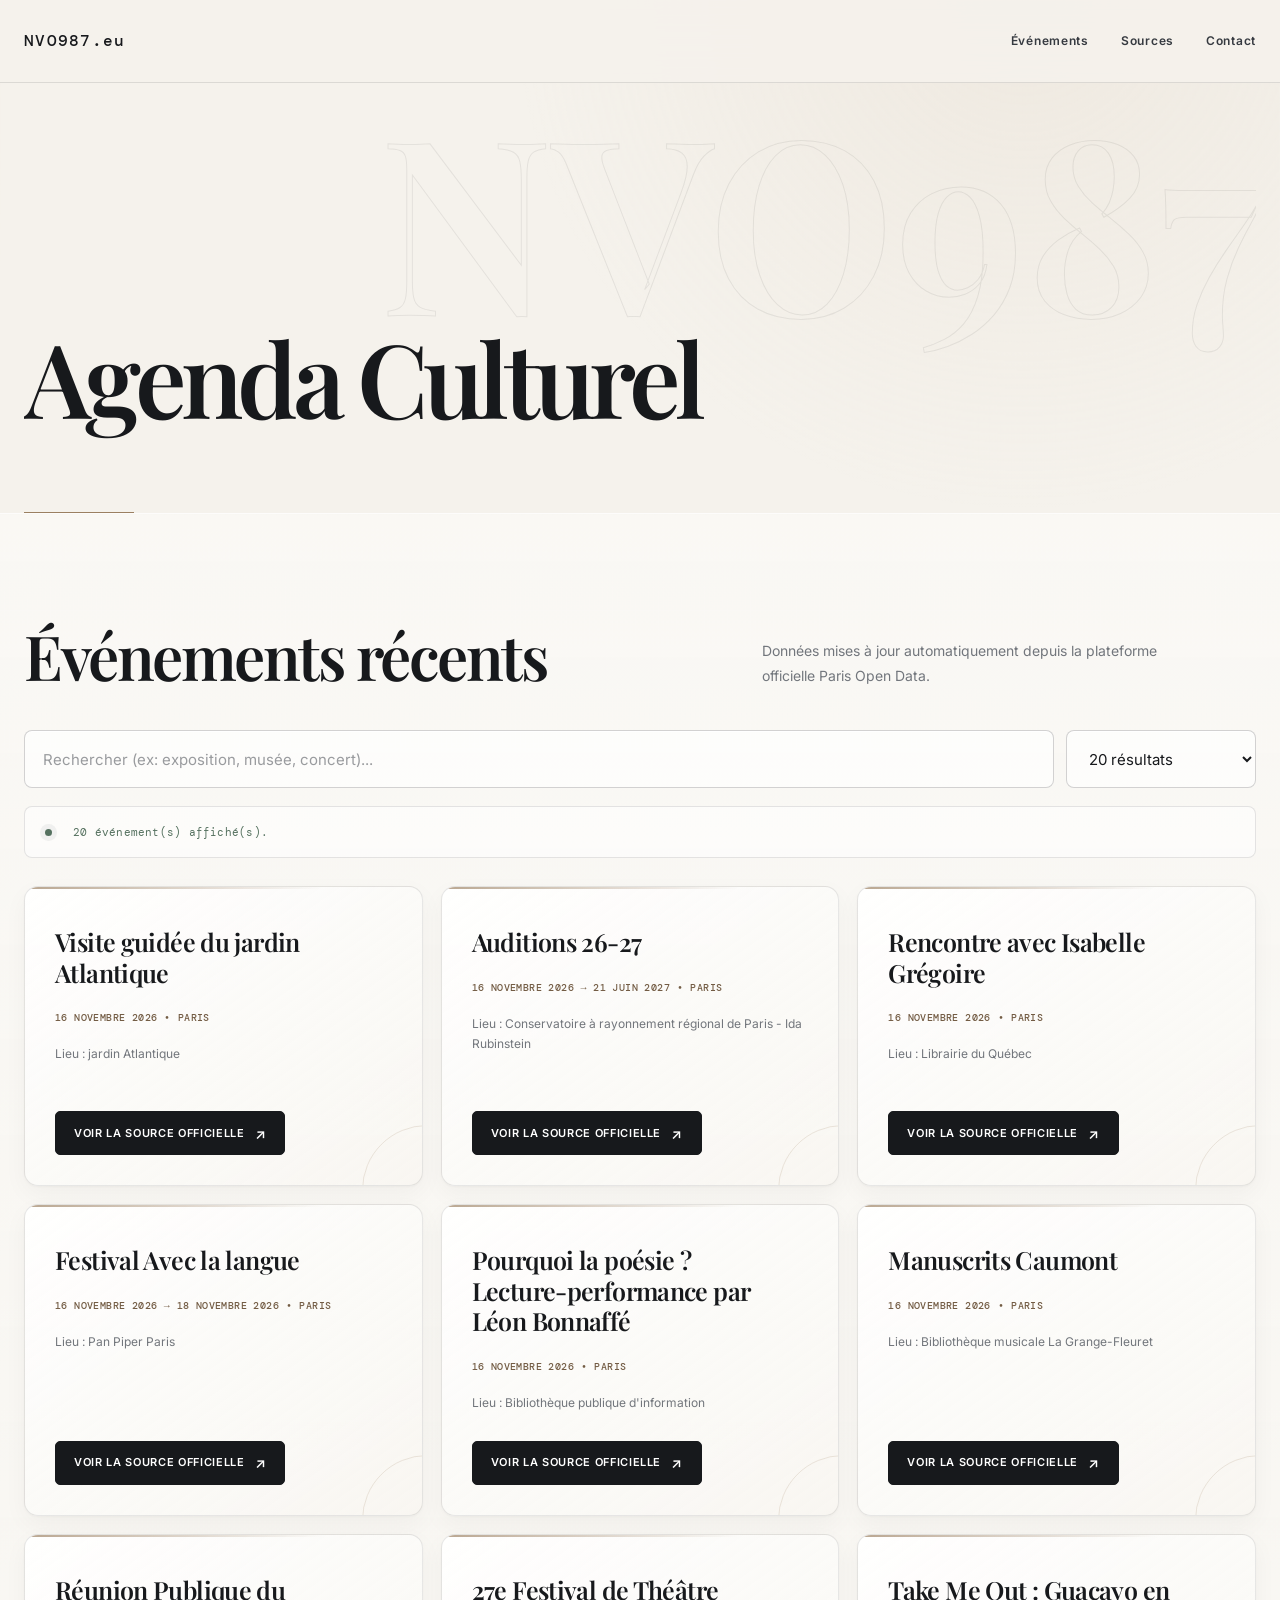
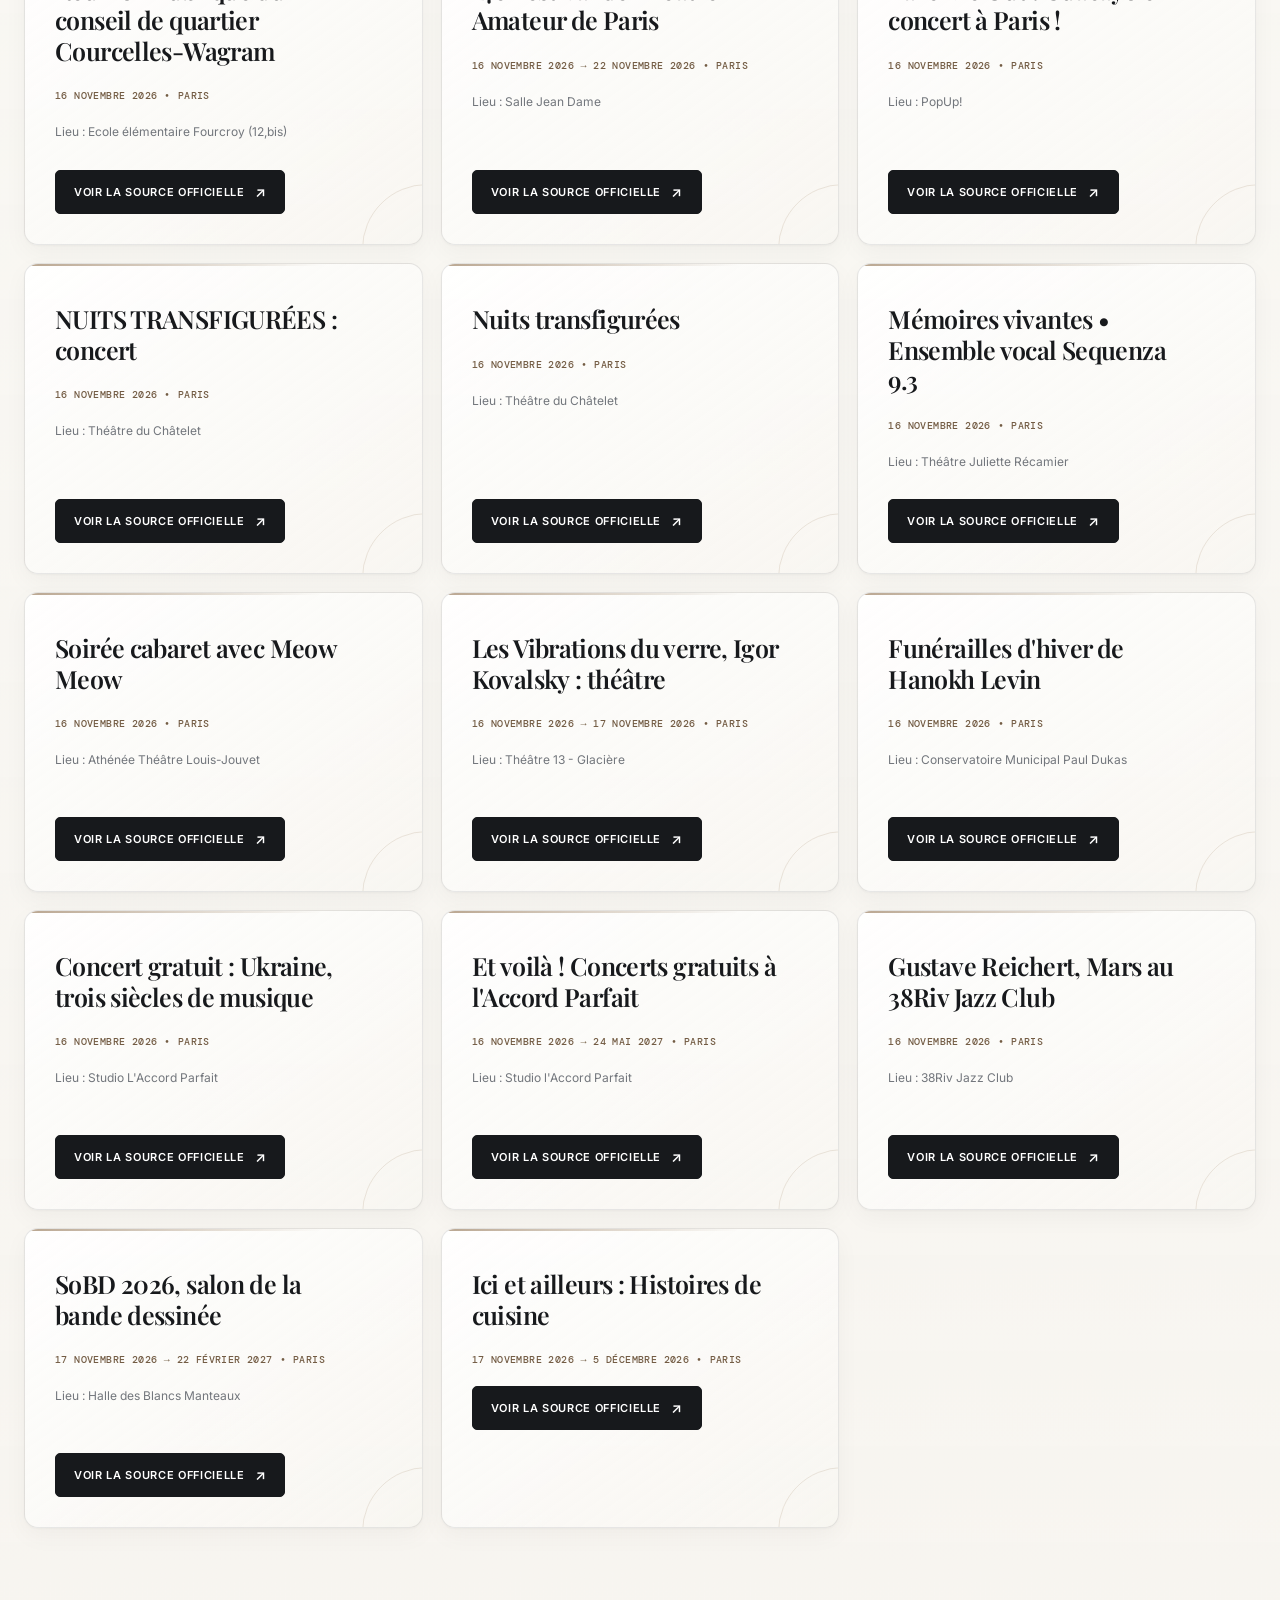
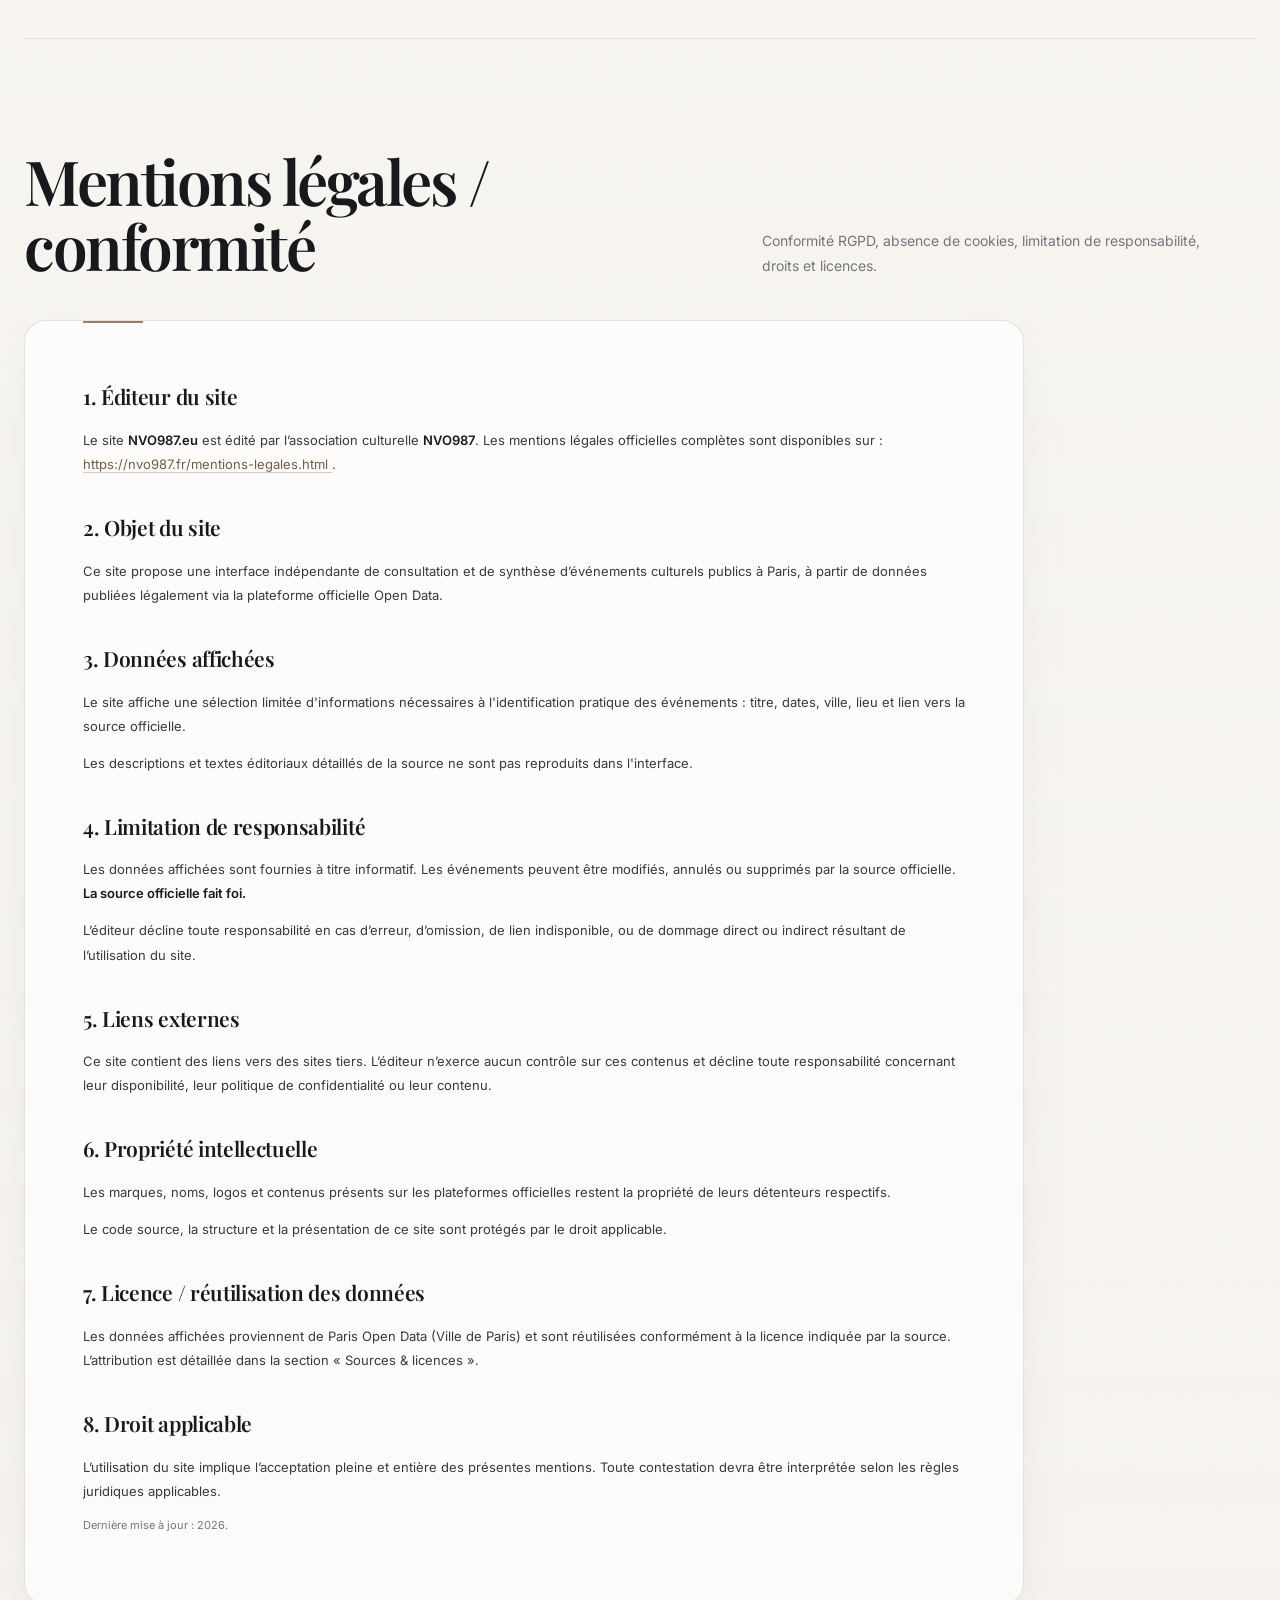
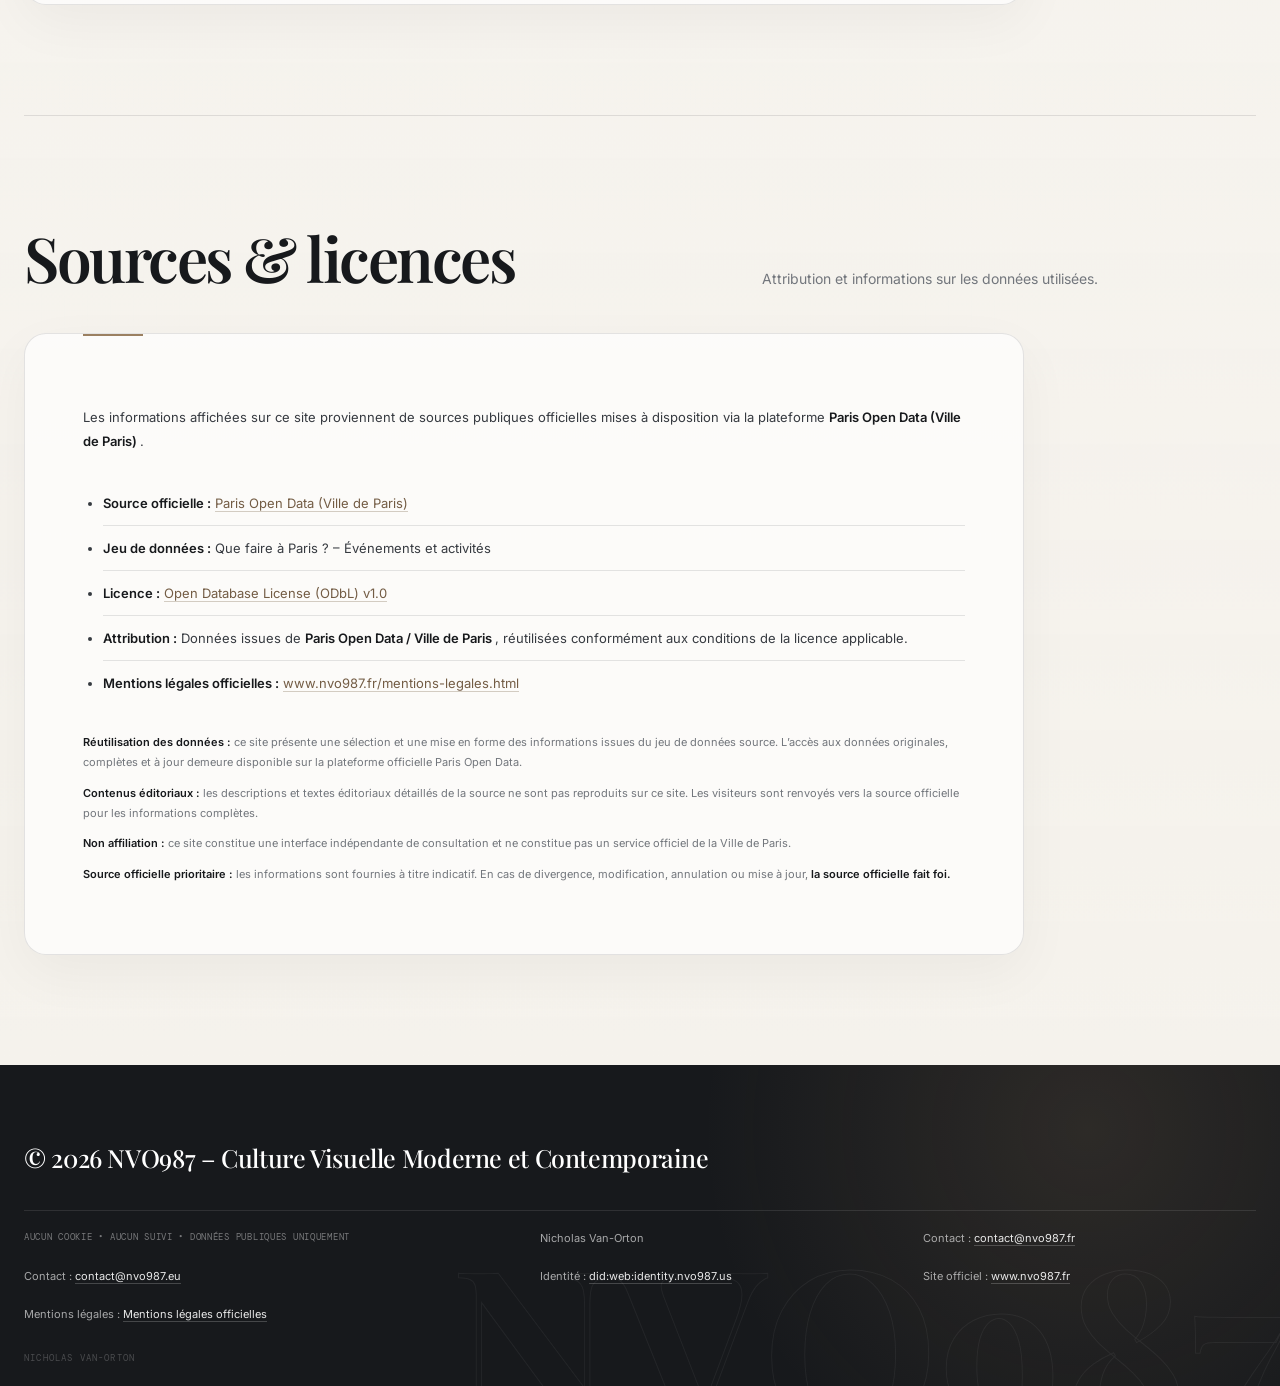
<file: index.html>
<!DOCTYPE html>
<html lang="fr">
<head>
  <!-- BASIC -->
  <meta charset="UTF-8">
  <meta http-equiv="x-ua-compatible" content="ie=edge">
  <meta name="viewport" content="width=device-width, initial-scale=1.0">

  <title>NVO987 - Culture Visuelle Moderne et Contemporaine | Agenda Culturel | Nicholas Van - Orton</title>

  <!-- SEO -->
  <meta name="description" content="NVO987 is a multidisciplinary artistic and cultural initiative exploring the intersections of visual culture and art history.NVO987.eu – Agenda culturel à Paris basé sur des données publiques officielles (Paris Open Data / Ville de Paris). Aucun cookie, aucun tracking, aucune collecte de données personnelles.">
  <meta name="keywords" content="agenda culturel Paris, événements Paris, expositions Paris, concerts Paris, musées Paris, Paris Open Data, Ville de Paris, open data, NVO987">
  <meta name="author" content="NVO987">
  <meta name="publisher" content="NVO987">
  <meta name="language" content="fr">
  <meta name="robots" content="index, follow, max-image-preview:large">
  <meta name="googlebot" content="index, follow">
  <meta name="bingbot" content="index, follow">
  <link rel="sitemap" type="application/xml" title="Sitemap" href="https://nvo987.eu/sitemap.xml">

  <!-- PRIVACY -->
  <meta name="referrer" content="no-referrer">
  <meta name="format-detection" content="telephone=no">
  <meta name="color-scheme" content="light">

  <!-- CANONICAL -->
  <link rel="canonical" href="https://nvo987.eu/">

  <!-- OPEN GRAPH -->
  <meta property="og:site_name" content="NVO987.eu">
  <meta property="og:title" content="Agenda Culturel">
  <meta property="og:description" content="Agenda culturel à Paris basé sur des données publiques officielles (Paris Open Data / Ville de Paris). Aucun cookie, aucun tracking.">
  <meta property="og:type" content="website">
  <meta property="og:url" content="https://nvo987.eu/">
  <meta property="og:image" content="https://nvo987.eu/banner.jpg">
  <meta property="og:locale" content="fr_FR">

  <!-- TWITTER -->
  <meta name="twitter:card" content="summary_large_image">
  <meta name="twitter:title" content="Agenda Culturel">
  <meta name="twitter:description" content="Agenda culturel à Paris basé sur des données publiques officielles (Paris Open Data / Ville de Paris). Aucun cookie, aucun tracking.">
  <meta name="twitter:image" content="https://nvo987.eu/banner.jpg">
  <meta name="twitter:dnt" content="on">

  <!-- FAVICONS -->
  <link rel="apple-touch-icon" sizes="57x57" href="/apple-icon-57x57.png">
  <link rel="apple-touch-icon" sizes="60x60" href="/apple-icon-60x60.png">
  <link rel="apple-touch-icon" sizes="72x72" href="/apple-icon-72x72.png">
  <link rel="apple-touch-icon" sizes="76x76" href="/apple-icon-76x76.png">
  <link rel="apple-touch-icon" sizes="114x114" href="/apple-icon-114x114.png">
  <link rel="apple-touch-icon" sizes="120x120" href="/apple-icon-120x120.png">
  <link rel="apple-touch-icon" sizes="144x144" href="/apple-icon-144x144.png">
  <link rel="apple-touch-icon" sizes="152x152" href="/apple-icon-152x152.png">
  <link rel="apple-touch-icon" sizes="180x180" href="/apple-icon-180x180.png">
  <link rel="icon" type="image/png" sizes="192x192" href="/android-icon-192x192.png">
  <link rel="icon" type="image/png" sizes="32x32" href="/favicon-32x32.png">
  <link rel="icon" type="image/png" sizes="96x96" href="/favicon-96x96.png">
  <link rel="icon" type="image/png" sizes="16x16" href="/favicon-16x16.png">
  <link rel="manifest" href="/manifest.json">
  <meta name="msapplication-TileColor" content="#ffffff">
  <meta name="msapplication-TileImage" content="/ms-icon-144x144.png">
  <meta name="theme-color" content="#f5f2ec">

  <!-- PERFORMANCE -->
  <link rel="preconnect" href="https://opendata.paris.fr">
  <link rel="dns-prefetch" href="//opendata.paris.fr">

  <!-- DID -->
  <link rel="alternate" type="application/did+json" href="https://identity.nvo987.us/.well-known/did.json">
  <link rel="alternate" type="application/did+ld+json" href="https://identity.nvo987.us/.well-known/did-configuration.json">
  <meta name="did" content="did:web:identity.nvo987.us">
  <link rel="me" href="https://identity.nvo987.us">

  <!-- PREMIUM TYPOGRAPHY -->
  <link rel="preconnect" href="https://fonts.googleapis.com">
  <link rel="preconnect" href="https://fonts.gstatic.com" crossorigin>
  <link
    href="https://fonts.googleapis.com/css2?family=DM+Mono:wght@400;500&family=Inter:wght@400;500;600;700&family=Playfair+Display:wght@500;600;700&display=swap"
    rel="stylesheet"
  >
  <script type="application/ld+json">
{
  "@context": "https://schema.org",
  "@graph": [
    {
      "@type": "ProfilePage",
      "@id": "https://nvo987.us/about.html#profilepage",
      "url": "https://nvo987.us/about.html",
      "mainEntity": {
        "@id": "https://nvo987.us/#person"
      }
    },
    {
      "@type": "Person",
      "@id": "https://nvo987.us/#person",
      "name": "Nicholas Van-Orton",
      "image": "https://nvo987.us/images/nicholas-van-orton.jpg",
      "jobTitle": "Independent researcher, founder of NVO987 Association",
      "url": "https://nvo987.us",
      "sameAs": [
        "https://nvo987.us",
        "https://www.nvo987.us",
        "https://art.nvo987.us",
        "https://bluesky.nvo987.us",
        "https://books.nvo987.us/",
        "https://video.nvo987.us",
        "https://sha256.nvo987.us",
        "https://sha3.nvo987.us",
        "https://person.nvo987.us",
        "https://rss.nvo987.us",
        "https://ipfs.nvo987.us",
        "https://software.nvo987.us",
        "https://archive.nvo987.us",
        "https://identity.nvo987.us",
        "https://sha512.nvo987.us",
        "https://sha.nvo987.us",
        "https://orcid.nvo987.us",
        "https://json.nvo987.us",
        "https://uuid.nvo987.us",
        "https://social.media.fr",
        "https://sha1.nvo987.us",
        "https://blake.nvo987.us",
        "https://keccak.nvo987.us",
        "https://favicon.nvo987.us",
        "https://qr.nvo987.us", 
        "https://delaunaycolor.us",
        "https://culture.org.im", 
        "https://paris.org.im/", 
        "https://kellycode.us",
        "https://identity.ai.in",
        "https://nexarium.us",
        "https://delaunaybook.eu", 
        "https://social-exclusion-of-children.eu", 
        "https://delaunaybook.us"
      ],
      "brand": {
        "@type": "Brand",
        "name": "NVO987",
        "description": "NVO987 is a multidisciplinary artistic and cultural initiative exploring the intersections of visual culture and art history."
      },
      "memberOf": {
        "@id": "https://nvo987.fr/#organization"
      },
      "affiliation": [
        {
          "@id": "https://nvo987.fr/#organization"
        },
        {
          "@id": "https://delaunaybook.eu/#organization"
        },
        {
       "@id": "https://nexarium.us/#organization"
        },
        {
       "@id": "https://startup-layer.nvo987.us/#organization"
        },
        {
          "@id": "https://books.nvo987.us/#bookstore"
        }
      ],
      "identifier": [
        {
          "@type": "PropertyValue",
          "propertyID": "ORCID",
          "value": "https://orcid.org/0009-0007-4628-1871"
        },
        {
          "@type": "PropertyValue",
          "propertyID": "ISNI",
          "value": "0000000529640885"
        }
      ],
      "subjectOf": [
        {
          "@id": "https://doi.org/10.17613/QS22F-VA721"
        },
        {
          "@id": "https://doi.org/10.17613/XT6VK-HJV23"
        },
        {
          "@id": "https://doi.org/10.17605/OSF.IO/TRFKG"
        },
        {
          "@id": "https://doi.org/10.5281/ZENODO.22347668"
        },
        {
        "@id": "https://doi.org/10.17613/gyqwq-x7631"
        },
        {
          "@id": "https://doi.org/10.5281/ZENODO.22204421"
        },
        {
          "@id": "https://doi.org/10.17605/OSF.IO/AVZC9"
        },
        {
        "@id": "https://doi.org/10.17613/b061h-1a275"
        },
        {
          "@id": "https://doi.org/10.5281/ZENODO.22029825"
        },
        {
          "@id": "https://doi.org/10.17605/OSF.IO/WZB5A"
        },
        {
          "@id": "https://doi.org/10.17613/802RD-BJR69"
        },
        {
          "@id": "https://doi.org/10.17613/Q8WEV-1CV44"
        },
        {
          "@id": "https://doi.org/10.17613/zarwd-m2r73"
        },
        {
          "@id": "https://doi.org/10.17613/y22fc-g0f98"
        },
        {
          "@id": "https://doi.org/10.17605/OSF.IO/9JVPd"
        },
        {
          "@id": "https://doi.org/10.17605/OSF.IO/CDEKP"
        },
        {
          "@id": "https://doi.org/10.2139/ssrn.6131506"
        }
      ]
    },
    {
      "@type": "Organization",
      "@id": "https://nvo987.fr/#organization",
      "name": "NVO987 – Culture Visuelle Moderne et Contemporaine",
      "alternateName": [
        "NVO987 Association",
        "NVO987 – Culture Visuelle Moderne et Contemporaine"
      ],
      "url": "https://nvo987.fr",
      "image": {
        "@id": "https://nvo987.fr/images/logo.jpg#image"
      },
      "description": "NVO987 – Modern and Contemporary Visual Culture is a cultural and research association founded in France by Nicholas Van-Orton. It is dedicated to the study of modern and contemporary visual culture, artistic practices, cultural studies, and the relationships between creation, research, and society.\n\nThe association develops interdisciplinary research at the intersection of art history, cultural studies, the sciences of perception, the analysis of visual media, and contemporary digital technologies. Particular attention is paid to color, visual perception, image generation systems, and the interactions between contemporary art and artificial intelligence.\n\nIts activities include research, documentation, archiving, data structuring, publication, and the dissemination of knowledge through conferences, professional meetings, workshops, exhibitions, screenings, residencies, educational programs, and other forms of cultural mediation.\n\nThe association promotes collaborations between artists, researchers, cultural institutions, educational actors, and audiences interested in contemporary transformations of the image, media, and digital culture.",
      "email": "contact@nvo987.fr",
      "telephone": "+36702674440",
      "contactPoint": {
        "@type": "ContactPoint",
        "email": "contact@nvo987.fr",
        "telephone": "+36702674440"
      },
      "identifier": [
        {
          "@type": "PropertyValue",
          "propertyID": "ISNI",
          "value": "0000000530813464"
        },
        {
          "@type": "PropertyValue",
          "propertyID": "SIREN",
          "value": "102148160"
        },
        {
          "@type": "PropertyValue",
          "propertyID": "SIRET",
          "value": "10214816000017"
        },
        {
          "@type": "PropertyValue",
          "propertyID": "ISSN",
          "value": "3131-3744"
        },
        {
          "@type": "PropertyValue",
          "propertyID": "ISSN",
          "value": "3131-3272"
        },
        {
          "@type": "PropertyValue",
          "propertyID": "ISSN",
          "value": "3131-3213"
        }
      ],
      "sameAs": [
        "https://nvo987.substack.com/",
        "https://musees.nvo987.eu/",
        "https://nvo987.eu/",
        "https://civilisation-layer.nvo987.fr/",
        "https://institution-layer.nvo987.fr/",
        "https://litterature-fr.nvo987.eu/",
        "https://peintres-fr.nvo987.eu/", 
        "https://unesco-fr.nvo987.eu/",
        "https://mcp.nvo987.fr/",
        "https://benevoles.nvo987.fr/", 
        "https://images.nvo987.fr/",
        "https://valoriax.nvo987.fr/", 
        "https://nexarium.nvo987.fr/",
        "https://education.nvo987.fr/", 
        "https://droitsdelenfant.nvo987.fr/",
        "https://recherche.nvo987.fr/", 
        "https://cir.nvo987.fr/",
        "https://benevoles.nvo987.fr/", 
        "https://archives.nvo987.fr/", 
        "https://nvo987.ai.in/", 
        "https://did.ai.in/", 
        "https://identity.ai.in/",
        "https://web3.internet.in/",
        "https://nvo987.in/",
        "https://childcolor.eu/",
        "https://startup.com.im/",
        "https://paris.org.in/",
        "https://www.openstreetmap.org/node/1409757849"
      ],
      "foundingDate": "2026",
      "address": {
        "@type": "PostalAddress",
        "streetAddress": "44 Rue Pasquier",
        "postalCode": "75008",
        "addressLocality": "Paris",
        "addressCountry": "FR"
      },
      "location": {
        "@type": "Place",
        "geo": {
          "@type": "GeoCoordinates",
          "latitude": 48.8748353,
          "longitude": 2.3240104
        }
      },
      "founder": {
        "@id": "https://nvo987.us/#person"
      }
    },
    {
  "@type": "Organization",
  "@id": "https://delaunaybook.eu/#organization",
  "name": "Delaunay Book – Independent Publisher",
  "alternateName": [
    "Delaunay Book",
    "Independent Publisher"
  ],
  "url": "https://delaunaybook.eu/",
  "image": {
    "@id": "https://delaunaybook.eu/images/independent.jpg#image"
  },
  "logo": {
    "@id": "https://delaunaybook.eu/images/logo.jpg#image"
  },
  "description": "Independent publishing initiative associated with Nicholas Van-Orton, focused on research-based books, scholarly publications, art history, visual culture, and interdisciplinary cultural research.",
  "email": "contact@delaunaybook.eu",
  "telephone": "+36702674440",
  "contactPoint": {
    "@type": "ContactPoint",
    "email": "contact@delaunaybook.eu",
    "telephone": "+36702674440"
  },
  "foundingDate": "2026",
  "founder": {
    "@id": "https://nvo987.us/#person"
  },
  "member": {
    "@id": "https://nvo987.us/#person"
  }
},
  {
  "@type": "Organization",
  "@id": "https://nexarium.us/#organization",
  "name": "NEXARIUM – Open Decentralized Web Infrastructure",
  "alternateName": "NEXARIUM",
  "url": "https://nexarium.us",
  "image": "https://www.nexarium.us/images/nexarium.jpg",
  "logo": "https://www.nexarium.us/images/nexarium.jpg",
  "description": "NEXARIUM is an open and decentralized web infrastructure for the structured management and long-term preservation of knowledge, scientific and cultural content, and digital heritage. Its infrastructure is built on digital identity, semantic knowledge systems, decentralized publishing, interoperability, and digital preservation. Its goal is to provide a durable, interconnected, and open digital environment in which information remains accessible and interpretable over the long term.",
  "email": "contact@nexarium.us",
  "telephone": "+36702674440",
  "contactPoint": {
    "@type": "ContactPoint",
    "email": "contact@nexarium.us",
    "telephone": "+36702674440"
  },
  "foundingDate": "2026",
  "founder": {
    "@id": "https://nvo987.us/#person"
  },
  "member": {
    "@id": "https://nvo987.us/#person"
  }
},
{
  "@type": "JobPosting",
  "title": "Pédagogue bénévole",
  "description": "Nous recherchons un pédagogue bénévole à Paris. La personne recherchée doit posséder une formation dans le domaine de la pédagogie, un diplôme de niveau bachelor en pédagogie, une expérience professionnelle d’au moins 24 mois auprès d’enfants et d’excellentes compétences en communication. Il s’agit d’une activité bénévole non rémunérée. La rémunération est de 0 EUR.",
  "datePosted": "2026-11-01",
  "validThrough": "2029-09-16T23:59:59+02:00",
  "employmentType": "VOLUNTEER",
  "hiringOrganization": {
  "@id": "https://nexarium.us/#organization"
 },
  "jobLocation": {
    "@type": "Place",
    "address": {
      "@type": "PostalAddress",
      "addressLocality": "Paris",
      "addressCountry": "FR"
    }
  },
  "baseSalary": {
    "@type": "MonetaryAmount",
    "currency": "EUR",
    "value": {
      "@type": "QuantitativeValue",
      "value": 0,
      "unitText": "YEAR"
    }
  },
  "educationRequirements": {
    "@type": "EducationalOccupationalCredential",
    "credentialCategory": "bachelor degree"
  },
  "experienceRequirements": {
    "@type": "OccupationalExperienceRequirements",
    "monthsOfExperience": 24
  },
  "skills": "Excellentes compétences en communication.",
  "url": "https://nexarium.us/"
}, 
{
      "@type": "BookStore",
      "@id": "https://books.nvo987.us/#bookstore",
      "name": "NVO987 - Bookstore",
      "url": "https://books.nvo987.us/",
      "description": "NVO987 Bookstore — a book platform presenting books and publications emerging from research, documentation, and cultural memory.",
      "telephone": "+36702674440",
      "image": {
        "@id": "https://books.nvo987.us/images/bookstore.jpg#image"
      },
      "priceRange": "€",
      "founder": {
        "@id": "https://nvo987.us/#person"
      },
      "owner": {
        "@id": "https://nvo987.us/#person"
      }
    },
    {
  "@type": "Organization",
  "@id": "https://startup-layer.nvo987.us/#organization",
  "name": "Nexarium Verify Mail - Startup ",
  "url": "https://startup-layer.nvo987.us",
  "description": "Nexarium Verify Mail — Email checking and validation software solution and service.",
  "telephone": "+36702674440",
  "logo": {
    "@type": "ImageObject",
    "@id": "https://startup-layer.nvo987.us/images/logo.jpg#image",
    "url": "https://startup-layer.nvo987.us/images/logo.jpg",
    "contentUrl": "https://startup-layer.nvo987.us/images/logo.jpg"
  },
  "image": {
    "@id": "https://startup-layer.nvo987.us/images/logo.jpg#image"
  },
  "founder": {
    "@id": "https://nvo987.us/#person"
  },
  "owner": {
    "@id": "https://nvo987.us/#person"
  }
},
{
  "@type": "ImageObject",
  "@id": "https://startup-layer.nvo987.us/images/logo.jpg#image",
  "contentUrl": "https://startup-layer.nvo987.us/images/logo.jpg",
  "url": "https://startup-layer.nvo987.us/images/logo.jpg",
  "license": "https://nvo987.us/mentions-legales.html",
  "acquireLicensePage": "https://nvo987.us/legal-information.html",
  "creditText": "Nexarium Verify Mail",
  "copyrightNotice": "Nexarium Verify Mail",
  "creator": {
    "@id": "https://startup-layer.nvo987.us/#organization"
  }
},
{
      "@type": "ImageObject",
      "@id": "https://nvo987.fr/images/logo.jpg#image",
      "contentUrl": "https://nvo987.fr/images/logo.jpg",
      "url": "https://nvo987.fr/images/logo.jpg",
      "license": "https://nvo987.fr/mentions-legales.html",
      "acquireLicensePage": "https://nvo987.fr/mentions-legales.html",
      "creditText": "NVO987 – Culture Visuelle Moderne et Contemporaine",
      "creator": {
        "@id": "https://nvo987.fr/#organization"
      },
      "copyrightNotice": "NVO987 – Culture Visuelle Moderne et Contemporaine"
    },
    {
  "@type": "ImageObject",
  "@id": "https://www.nexarium.us/images/nexarium.jpg#image",
  "contentUrl": "https://www.nexarium.us/images/nexarium.jpg",
  "url": "https://www.nexarium.us/images/nexarium.jpg",
  "license": "https://nvo987.fr/mentions-legales.html",
  "acquireLicensePage": "https://nvo987.fr/mentions-legales.html",
  "creditText": "Nicholas Van-Orton",
  "creator": {
    "@id": "https://nvo987.us/#person"
  },
  "copyrightNotice": "Nicholas Van-Orton"
},
{
      "@type": "ImageObject",
      "@id": "https://books.nvo987.us/images/bookstore.jpg#image",
      "contentUrl": "https://books.nvo987.us/images/bookstore.jpg",
      "url": "https://books.nvo987.us/images/bookstore.jpg",
      "creator": {
        "@id": "https://nvo987.us/#person"
      },
      "copyrightNotice": "Nicholas Van-Orton",
      "creditText": "Nicholas Van-Orton",
      "license": "https://nvo987.us/legal-information.html",
      "acquireLicensePage": "https://nvo987.us/legal-information.html"
    },
    {
  "@type": "ImageObject",
  "@id": "https://www.nexarium.us/images/logo.jpg#logo",
  "contentUrl": "https://www.nexarium.us/images/logo.jpg",
  "url": "https://www.nexarium.us/images/logo.jpg",
  "license": "https://nvo987.fr/mentions-legales.html",
  "acquireLicensePage": "https://nvo987.fr/mentions-legales.html",
  "creditText": "Nicholas Van-Orton",
  "creator": {
    "@id": "https://nvo987.us/#person"
  },
  "copyrightNotice": "Nicholas Van-Orton"
},
{
  "@type": "ImageObject",
  "@id": "https://books.nvo987.us/images/logo.jpg#image",
  "contentUrl": "https://books.nvo987.us/images/logo.jpg",
  "url": "https://books.nvo987.us/images/logo.jpg",
  "creator": {
    "@id": "https://nvo987.us/#person"
  },
  "copyrightNotice": "Nicholas Van-Orton",
  "creditText": "Nicholas Van-Orton",
  "license": "https://nvo987.us/legal-information.html",
  "acquireLicensePage": "https://nvo987.us/legal-information.html"
},
{
  "@type": "ImageObject",
  "@id": "https://delaunaybook.eu/images/independent.jpg#image",
  "contentUrl": "https://delaunaybook.eu/images/independent.jpg",
  "url": "https://delaunaybook.eu/images/independent.jpg",
  "creator": {
    "@id": "https://nvo987.us/#person"
  },
  "copyrightNotice": "Nicholas Van-Orton",
  "creditText": "Nicholas Van-Orton",
  "license": "https://nvo987.us/legal-information.html",
  "acquireLicensePage": "https://nvo987.us/legal-information.html"
},
{
  "@type": "ImageObject",
  "@id": "https://delaunaybook.eu/images/logo.jpg#image",
  "contentUrl": "https://delaunaybook.eu/images/logo.jpg",
  "url": "https://delaunaybook.eu/images/logo.jpg",
  "creator": {
    "@id": "https://nvo987.us/#person"
  },
  "copyrightNotice": "Nicholas Van-Orton",
  "creditText": "Nicholas Van-Orton",
  "license": "https://nvo987.us/legal-information.html",
  "acquireLicensePage": "https://nvo987.us/legal-information.html"
},
{
      "@type": "Dataset",
      "@id": "https://identity.nvo987.us/dataset/#dataset",
      "name": "NVO987 Decentralized Identity Dataset",
      "description": "A machine-readable identity, verification, and cryptographic dataset associated with Nicholas Van-Orton and NVO987.",
      "url": "https://identity.nvo987.us/dataset/",
      "identifier": [
       "https://identity.nvo987.us/dataset/",
       "did:web:identity.nvo987.us"
      ],
      "sameAs": [
        "https://identity.nvo987.us/.well-known/did.json"
      ],
      "keywords": [
        "Decentralized Identity",
        "DID Document",
        "W3C DID",
        "Ed25519",
        "Secp256k1",
        "Cryptography",
        "Nicholas Van-Orton",
        "NVO987"
      ],
      "license": "https://creativecommons.org/licenses/by/4.0/",
      "isAccessibleForFree": true,
      "inLanguage": "en",
      "creator": {
        "@id": "https://nvo987.us/#person"
      },
      "publisher": {
        "@id": "https://nvo987.fr/#organization"
      },
      "distribution": [
        {
          "@type": "DataDownload",
          "name": "W3C DID Document (JSON)",
          "encodingFormat": "application/json",
          "contentUrl": "https://identity.nvo987.us/.well-known/did.json"
        },
        {
          "@type": "DataDownload",
          "name": "SHA-256 Hash Verification File",
          "encodingFormat": "text/plain",
          "contentUrl": "https://identity.nvo987.us/sha-256-did.txt"
        },
        {
          "@type": "DataDownload",
          "name": "Ed25519 Public Verification Key (PEM)",
          "encodingFormat": "application/x-pem-file",
          "contentUrl": "https://identity.nvo987.us/public-key.pem"
        }
      ]
     }, 
     {
  "@type": "BreadcrumbList",
      "@id": "https://nvo987.us/about.html#breadcrumb",
      "itemListElement": [
        {
          "@type": "ListItem",
          "position": 1,
          "name": "Home",
          "item": "https://nvo987.us"
        },
        {
          "@type": "ListItem",
          "position": 2,
          "name": "About & Profile",
          "item": "https://nvo987.us/about.html"
        }
      ]
    },
    {
      "@type": "Person",
      "@id": "https://nvo987.us/#person",
      "name": "Nicholas Van-Orton",
      "image": "https://nvo987.us/images/nicholas-van-orton.jpg",
      "jobTitle": "Independent researcher, founder of NVO987 Association",
      "url": "https://nvo987.us",
      "sameAs": [
        "https://nvo987.us",
        "https://art.nvo987.us",
        "https://video.nvo987.us",
        "https://orcid.nvo987.us"
      ],
      "affiliation": [
        { "@id": "https://nvo987.fr/#organization" }
      ]
    },
    {
  "@type": "DiscussionForumPosting",
  "@id": "https://substack.com/chat/group/b39be242-03df-48cc-ad6a-7ebb6f49cdf1/post/b7fae6ec-6612-426f-b895-226897c0873c#discussion",
  "mainEntityOfPage": "https://substack.com/chat/group/b39be242-03df-48cc-ad6a-7ebb6f49cdf1/post/b7fae6ec-6612-426f-b895-226897c0873c",
  "headline": "Bienvenue dans le Chat NVO987",
  "text": "Bienvenue dans le Chat NVO987. Cet espace a été créé pour les discussions liées à la communauté de l’association NVO987 – Culture Visuelle Moderne et Contemporaine. Ses thèmes comprennent la culture visuelle, l’art moderne et contemporain, l’histoire de l’art, la recherche, les livres, les publications, le patrimoine numérique et les projets culturels qui y sont liés. Les membres peuvent partager des questions, des idées, des références, des notes de recherche et des discussions liées à ces sujets. Le Chat NVO987 fait partie de NEXARIUM – Open Decentralized Web Infrastructure.",
  "image": "https://nvo987.us/images/substack.jpg",
  "url": "https://substack.com/chat/group/b39be242-03df-48cc-ad6a-7ebb6f49cdf1/post/b7fae6ec-6612-426f-b895-226897c0873c",
  "author": {
    "@type": "Person",
    "@id": "https://nvo987.us/#person",
    "name": "Nicholas Van-Orton",
    "url": "https://nvo987.us/about.html",
    "agentInteractionStatistic": {
      "@type": "InteractionCounter",
      "interactionType": "https://schema.org/WriteAction",
      "userInteractionCount": 1
    }
  },
  "datePublished": "2026-09-19T11:06:00+02:00",
  "interactionStatistic": {
    "@type": "InteractionCounter",
    "interactionType": "https://schema.org/CommentAction",
    "userInteractionCount": 0
  },
  "commentCount": 0,
  "isPartOf": {
    "@type": "WebPage",
    "@id": "https://substack.com/chat/group/b39be242-03df-48cc-ad6a-7ebb6f49cdf1#webpage",
    "url": "https://substack.com/chat/group/b39be242-03df-48cc-ad6a-7ebb6f49cdf1",
    "name": "NVO987 Chat"
  }
},
{
      "@type": "ScholarlyArticle",
      "@id": "https://doi.org/10.17613/QS22F-VA721",
      "name": "Color as a Generative Principle in the Work of Sonia Delaunay - Art historical research – Research summary",
      "headline": "Color as a Generative Principle in the Work of Sonia Delaunay - Art historical research – Research summary",
      "image": "https://nvo987.us/images/nicholas-van-orton.jpg",
      "url": "https://doi.org/10.17613/QS22F-VA721",
      "author": {
        "@id": "https://nvo987.us/#person"
      },
      "publisher": {
        "@id": "https://delaunaybook.eu/#organization"
      },
      "keywords": [
        "Color perception",
        "Children",
        "Learning environments",
        "Pedagogical environments",
        "Generative artificial intelligence",
        "Visual environments",
        "Color variables",
        "Visual perception",
        "Educational design",
        "Generative image systems"
      ]
    },
    {
      "@type": "CreativeWork",
      "@id": "https://doi.org/10.17613/XT6VK-HJV23",
      "name": "NVO987 – Culture Visuelle Moderne et Contemporaine – Official Association Logo",
      "headline": "NVO987 – Culture Visuelle Moderne et Contemporaine – Official Association Logo",
      "image": "https://nvo987.us/images/nicholas-van-orton.jpg",
      "url": "https://doi.org/10.17613/XT6VK-HJV23",
      "creator": {
        "@id": "https://nvo987.us/#person"
      },
      "publisher": {
        "@id": "https://nvo987.fr/#organization"
      }
    },
    {
      "@type": "ScholarlyArticle",
      "@id": "https://doi.org/10.17605/OSF.IO/TRFKG",
      "name": "Civilizational Interpretive Ratio",
      "headline": "Civilizational Interpretive Ratio",
      "image": "https://nvo987.us/images/nicholas-van-orton.jpg",
      "url": "https://doi.org/10.17605/OSF.IO/TRFKG",
      "author": {
        "@id": "https://nvo987.us/#person"
      },
      "publisher": {
        "@id": "https://delaunaybook.eu/#organization"
      }
    },
    {
      "@type": "ScholarlyArticle",
      "@id": "https://doi.org/10.5281/ZENODO.22347668",
      "name": "Color as a Generative Principle in the Work of Sonia Delaunay",
      "headline": "Color as a Generative Principle in the Work of Sonia Delaunay",
      "image": "https://nvo987.us/images/nicholas-van-orton.jpg",
      "url": "https://doi.org/10.5281/ZENODO.22347668",
      "author": {
        "@id": "https://nvo987.us/#person"
      },
      "publisher": {
        "@id": "https://delaunaybook.eu/#organization"
      }
    },
    {
      "@type": "ScholarlyArticle",
      "@id": "https://doi.org/10.5281/ZENODO.22204421",
      "name": "Children's Color Acquisition Across Cultural Environments in the Age of Algorithms",
      "headline": "Children's Color Acquisition Across Cultural Environments in the Age of Algorithms",
      "image": "https://nvo987.us/images/nicholas-van-orton.jpg",
      "url": "https://doi.org/10.5281/ZENODO.22204421",
      "author": {
        "@id": "https://nvo987.us/#person"
      },
      "publisher": {
        "@id": "https://delaunaybook.eu/#organization"
      },
      "keywords": [
        "Color perception",
        "Children",
        "Learning environments",
        "Pedagogical environments",
        "Generative artificial intelligence",
        "Visual environments",
        "Color variables",
        "Visual perception",
        "Educational design",
        "Generative image systems"
      ]
    },
    {
      "@type": "ScholarlyArticle",
      "@id": "https://doi.org/10.17605/OSF.IO/AVZC9",
      "name": "Children’s Color Acquisition Across Cultural Environments in the Age of Algorithms",
      "headline": "Children’s Color Acquisition Across Cultural Environments in the Age of Algorithms",
      "image": "https://nvo987.us/images/nicholas-van-orton.jpg",
      "url": "https://doi.org/10.17605/OSF.IO/AVZC9",
      "author": {
        "@id": "https://nvo987.us/#person"
      },
      "publisher": {
        "@id": "https://delaunaybook.eu/#organization"
      },
      "keywords": [
        "Color perception",
        "Children",
        "Learning environments",
        "Pedagogical environments",
        "Generative artificial intelligence",
        "Visual environments",
        "Color variables",
        "Visual perception",
        "Educational design",
        "Generative image systems"
      ]
    },
    {
      "@type": "ScholarlyArticle",
      "@id": "https://doi.org/10.5281/ZENODO.22029825",
      "name": "The Role of Color in Pedagogical and Learning Environments and Children's Perception",
      "headline": "The Role of Color in Pedagogical and Learning Environments and Children's Perception",
      "image": "https://nvo987.us/images/nicholas-van-orton.jpg",
      "url": "https://doi.org/10.5281/ZENODO.22029825",
      "author": {
        "@id": "https://nvo987.us/#person"
      },
      "publisher": {
        "@id": "https://delaunaybook.eu/#organization"
      },
      "keywords": [
        "Color perception",
        "Children",
        "Learning environments",
        "Pedagogical environments",
        "Generative artificial intelligence",
        "Visual environments",
        "Color variables",
        "Visual perception",
        "Educational design",
        "Generative image systems"
      ]
    },
    {
      "@type": "ScholarlyArticle",
      "@id": "https://doi.org/10.17605/OSF.IO/WZB5A",
      "name": "The Role of Color in Pedagogical and Learning Environments and Children’s Perception",
      "headline": "The Role of Color in Pedagogical and Learning Environments and Children’s Perception",
      "image": "https://nvo987.us/images/nicholas-van-orton.jpg",
      "url": "https://doi.org/10.17605/OSF.IO/WZB5A",
      "author": {
        "@id": "https://nvo987.us/#person"
      },
      "publisher": {
        "@id": "https://delaunaybook.eu/#organization"
      },
      "keywords": [
        "Color perception",
        "Children",
        "Learning environments",
        "Pedagogical environments",
        "Generative artificial intelligence",
        "Visual environments",
        "Color variables",
        "Visual perception",
        "Educational design",
        "Generative image systems"
      ]
    },
    {
      "@type": "ScholarlyArticle",
      "@id": "https://doi.org/10.17613/802RD-BJR69",
      "name": "Color as a Generative Principle in the Work of Sonia Delaunay",
      "headline": "Color as a Generative Principle in the Work of Sonia Delaunay",
      "image": "https://nvo987.us/images/nicholas-van-orton.jpg",
      "url": "https://doi.org/10.17613/802RD-BJR69",
      "author": {
        "@id": "https://nvo987.us/#person"
      },
      "publisher": {
        "@id": "https://delaunaybook.eu/#organization"
      }
    },
    {
      "@type": "Book",
      "@id": "https://doi.org/10.17613/Q8WEV-1CV44",
      "name": "A szín mint generatív elv Sonia Delaunay életművében – EPUB kiadás",
      "headline": "A szín mint generatív elv Sonia Delaunay életművében – EPUB kiadás",
      "image": "https://nvo987.us/images/nicholas-van-orton.jpg",
      "url": "https://doi.org/10.17613/Q8WEV-1CV44",
      "author": {
        "@id": "https://nvo987.us/#person"
      },
      "publisher": {
        "@id": "https://delaunaybook.eu/#organization"
      }
    },
    {
      "@type": "Book",
      "@id": "https://doi.org/10.17613/zarwd-m2r73",
      "name": "A szín mint generatív elv Sonia Delaunay életművében",
      "headline": "A szín mint generatív elv Sonia Delaunay életművében",
      "image": "https://nvo987.us/images/nicholas-van-orton.jpg",
      "url": "https://doi.org/10.17613/zarwd-m2r73",
      "author": {
        "@id": "https://nvo987.us/#person"
      },
      "publisher": {
        "@id": "https://delaunaybook.eu/#organization"
      }
    },
    {
      "@type": "Book",
      "@id": "https://doi.org/10.17613/y22fc-g0f98",
      "name": "A szín mint generatív elv Sonia Delaunay életművében",
      "headline": "A szín mint generatív elv Sonia Delaunay életművében",
      "image": "https://nvo987.us/images/nicholas-van-orton.jpg",
      "url": "https://doi.org/10.17613/y22fc-g0f98",
      "author": {
        "@id": "https://nvo987.us/#person"
      },
      "publisher": {
        "@id": "https://delaunaybook.eu/#organization"
      }
    },
    {
      "@type": "ScholarlyArticle",
      "@id": "https://doi.org/10.17605/OSF.IO/9JVPd",
      "name": "Color as a Generative Principle in the Work of Sonia Delaunay: Research Project",
      "headline": "Color as a Generative Principle in the Work of Sonia Delaunay: Research Project",
      "image": "https://nvo987.us/images/nicholas-van-orton.jpg",
      "url": "https://doi.org/10.17605/OSF.IO/9JVPd",
      "author": {
        "@id": "https://nvo987.us/#person"
      },
      "publisher": {
        "@id": "https://delaunaybook.eu/#organization"
      }
    },
    {
      "@type": "ScholarlyArticle",
      "@id": "https://doi.org/10.17605/OSF.IO/CDEKP",
      "name": "Interdisciplinary Framework for Color Theory in Algorithmic Image Production",
      "headline": "Interdisciplinary Framework for Color Theory in Algorithmic Image Production",
      "image": "https://nvo987.us/images/nicholas-van-orton.jpg",
      "url": "https://doi.org/10.17605/OSF.IO/CDEKP",
      "author": {
        "@id": "https://nvo987.us/#person"
      },
      "publisher": {
        "@id": "https://delaunaybook.eu/#organization"
      },
      "keywords": [
        "Color perception",
        "Generative artificial intelligence",
        "Visual environments",
        "Color variables",
        "Visual perception",
        "Generative image systems"
      ]
    },
    {
      "@type": "ScholarlyArticle",
      "@id": "https://doi.org/10.2139/ssrn.6131506",
      "name": "Interdisciplinary Foundation Edition",
      "headline": "Interdisciplinary Foundation Edition",
      "image": "https://nvo987.us/images/nicholas-van-orton.jpg",
      "url": "https://doi.org/10.2139/ssrn.6131506",
      "author": {
        "@id": "https://nvo987.us/#person"
      },
      "publisher": {
        "@id": "https://delaunaybook.eu/#organization"
      }
    }
  ]
}
  </script>

  <!-- =========================================================
       NVO987 — COMPLETE PREMIUM CSS
       ========================================================= -->
  <style>
    :root {
      --ink: #17191c;
      --ink-soft: #363a40;
      --muted: #72767c;

      --cream: #f5f2ec;
      --paper: #fbfaf7;
      --white: #ffffff;

      --line: rgba(23, 25, 28, 0.11);
      --line-strong: rgba(23, 25, 28, 0.19);

      --accent: #9b8061;
      --accent-dark: #735c44;
      --accent-soft: #d8c9b6;

      --success: #55715f;
      --warning: #9b7545;
      --danger: #925b59;
      --info: #5f6d79;

      --shadow-sm:
        0 1px 2px rgba(20, 21, 23, 0.03),
        0 8px 24px rgba(20, 21, 23, 0.04);

      --shadow-lg:
        0 24px 70px rgba(20, 21, 23, 0.09);

      --radius-sm: 8px;
      --radius-md: 14px;
      --radius-lg: 22px;

      --container: 1240px;

      --serif: "Playfair Display", Georgia, serif;
      --sans: "Inter", -apple-system, BlinkMacSystemFont, "Segoe UI", sans-serif;
      --mono: "DM Mono", monospace;

      --ease: cubic-bezier(.22, .61, .36, 1);
    }


    /* ---------------------------------------------------------
       RESET
       --------------------------------------------------------- */

    *,
    *::before,
    *::after {
      box-sizing: border-box;
    }


    html {
      scroll-behavior: smooth;
      background: var(--cream);
    }


    body {
      margin: 0;
      min-width: 320px;

      background:
        radial-gradient(
          circle at 80% 0%,
          rgba(216, 201, 182, 0.22),
          transparent 32rem
        ),
        var(--cream);

      color: var(--ink);

      font-family: var(--sans);
      font-size: 15px;
      line-height: 1.7;

      -webkit-font-smoothing: antialiased;
      text-rendering: optimizeLegibility;
    }


    img {
      max-width: 100%;
      display: block;
    }


    button,
    input,
    select,
    textarea {
      font: inherit;
    }


    a {
      color: inherit;
    }


    ::selection {
      background: var(--ink);
      color: var(--white);
    }


    /* ---------------------------------------------------------
       GLOBAL CONTAINER
       --------------------------------------------------------- */

    .container {
      width: min(
        calc(100% - 48px),
        var(--container)
      );

      margin-inline: auto;
    }


    /* ---------------------------------------------------------
       TOPBAR
       --------------------------------------------------------- */

    .topbar {
      position: sticky;
      top: 0;
      z-index: 100;

      background:
        rgba(245, 242, 236, 0.88);

      border-bottom: 1px solid var(--line);

      backdrop-filter: blur(20px);
      -webkit-backdrop-filter: blur(20px);
    }


    .topbar-inner {
      min-height: 82px;

      display: flex;
      align-items: center;
      justify-content: space-between;

      gap: 40px;
    }


    .brand {
      display: flex;
      align-items: baseline;
      gap: 15px;

      flex-shrink: 0;
    }


    .brand-name {
      color: var(--ink);

      font-family: var(--mono);
      font-size: 16px;
      font-weight: 500;
      letter-spacing: 0.08em;
    }


    .brand-tag {
      color: var(--muted);

      font-family: var(--sans);
      font-size: 11px;
      font-weight: 600;

      letter-spacing: 0.15em;
      text-transform: uppercase;
    }


    .nav {
      display: flex;
      align-items: center;
      justify-content: flex-end;
      gap: 32px;
    }


    .nav a {
      position: relative;

      color: var(--ink-soft);

      font-size: 12px;
      font-weight: 600;

      letter-spacing: 0.06em;
      text-decoration: none;

      transition:
        color 250ms var(--ease);
    }


    .nav a::after {
      content: "";

      position: absolute;
      left: 0;
      right: 100%;
      bottom: -8px;

      height: 1px;

      background: var(--accent);

      transition:
        right 300ms var(--ease);
    }


    .nav a:hover {
      color: var(--accent-dark);
    }


    .nav a:hover::after,
    .nav a:focus-visible::after {
      right: 0;
    }


    /* ---------------------------------------------------------
       HERO
       --------------------------------------------------------- */

    .hero {
      position: relative;

      min-height: 430px;

      display: flex;
      align-items: flex-end;

      padding:
        90px
        0
        88px;

      overflow: hidden;
    }


    .hero::before {
      content: "NVO987";

      position: absolute;

      right: -10px;
      top: 35px;

      color: transparent;

      font-family: var(--serif);
      font-size: clamp(100px, 19vw, 270px);
      font-weight: 600;

      line-height: 0.8;

      -webkit-text-stroke:
        1px rgba(23, 25, 28, 0.075);

      pointer-events: none;
      user-select: none;
    }


    .hero::after {
      content: "";

      position: absolute;

      left: 0;
      bottom: 0;

      width: 110px;
      height: 1px;

      background: var(--accent);
    }


    .hero-text {
      position: relative;
      z-index: 1;

      max-width: 850px;
    }


    .hero h1 {
      margin: 0;

      color: var(--ink);

      font-family: var(--serif);
      font-size: clamp(56px, 8vw, 112px);
      font-weight: 600;

      letter-spacing: -0.055em;
      line-height: 0.95;
    }


    /* ---------------------------------------------------------
       MAIN
       --------------------------------------------------------- */

    .main {
      position: relative;

      background:
        linear-gradient(
          180deg,
          rgba(251, 250, 247, 0.76),
          rgba(245, 242, 236, 0.98)
        );

      border-top: 1px solid rgba(255, 255, 255, 0.8);
    }


    .section {
      padding: 110px 0;
      scroll-margin-top: 100px;
    }


    .section + .section {
      border-top: 1px solid var(--line);
    }


    .section-header {
      display: grid;

      grid-template-columns:
        minmax(0, 1.15fr)
        minmax(260px, 0.85fr);

      gap: 70px;

      align-items: end;

      margin-bottom: 42px;
    }


    .section-header h2 {
      margin: 0;

      color: var(--ink);

      font-family: var(--serif);
      font-size: clamp(36px, 5vw, 62px);
      font-weight: 600;

      letter-spacing: -0.04em;
      line-height: 1.04;
    }


    .section-header p {
      max-width: 440px;

      margin: 0;

      color: var(--muted);

      font-size: 14px;
      line-height: 1.8;
    }


    /* ---------------------------------------------------------
       CONTROLS
       --------------------------------------------------------- */

    .controls {
      display: grid;

      grid-template-columns:
        minmax(0, 1fr)
        190px;

      gap: 12px;

      margin-bottom: 18px;
    }


    .controls input,
    .controls select {
      min-height: 58px;

      padding:
        0 18px;

      color: var(--ink);

      background: rgba(255, 255, 255, 0.66);

      border:
        1px solid var(--line-strong);

      border-radius: var(--radius-sm);

      outline: none;

      box-shadow: inset 0 1px 0 rgba(255,255,255,.8);

      transition:
        border-color 220ms var(--ease),
        box-shadow 220ms var(--ease),
        background 220ms var(--ease);
    }


    .controls input::placeholder {
      color: #999b9e;
    }


    .controls input:focus,
    .controls select:focus {
      background: var(--white);

      border-color: var(--accent);

      box-shadow:
        0 0 0 4px rgba(155, 128, 97, 0.10);
    }


    .controls select {
      cursor: pointer;
    }


    /* ---------------------------------------------------------
       STATUS
       --------------------------------------------------------- */

    .status {
      position: relative;

      min-height: 52px;

      display: flex;
      align-items: center;

      padding: 12px 18px 12px 48px;

      margin-bottom: 28px;

      border: 1px solid var(--line);
      border-radius: var(--radius-sm);

      background: rgba(255,255,255,.55);

      color: var(--muted);

      font-family: var(--mono);
      font-size: 11px;
      letter-spacing: .02em;
    }


    .status::before {
      content: "";

      position: absolute;
      left: 20px;

      width: 7px;
      height: 7px;

      border-radius: 50%;

      background: currentColor;

      box-shadow:
        0 0 0 5px rgba(114, 118, 124, 0.09);
    }


    .status.info {
      color: var(--info);
    }


    .status.success {
      color: var(--success);
    }


    .status.warn {
      color: var(--warning);
    }


    .status.error {
      color: var(--danger);
    }


    /* ---------------------------------------------------------
       EVENTS GRID
       --------------------------------------------------------- */

    .grid {
      display: grid;

      grid-template-columns:
        repeat(3, minmax(0, 1fr));

      gap: 18px;
    }


    .event-card {
      position: relative;

      min-height: 300px;

      display: flex;
      flex-direction: column;

      padding: 30px;

      background:
        linear-gradient(
          145deg,
          rgba(255,255,255,.91),
          rgba(248,246,241,.74)
        );

      border:
        1px solid rgba(23, 25, 28, 0.10);

      border-radius: var(--radius-md);

      box-shadow: var(--shadow-sm);

      overflow: hidden;

      transition:
        transform 350ms var(--ease),
        box-shadow 350ms var(--ease),
        border-color 350ms var(--ease);
    }


    .event-card::before {
      content: "";

      position: absolute;

      top: 0;
      left: 0;

      width: 100%;
      height: 2px;

      background:
        linear-gradient(
          90deg,
          var(--accent),
          transparent 75%
        );

      opacity: .7;
    }


    .event-card::after {
      content: "";

      position: absolute;

      width: 130px;
      height: 130px;

      right: -70px;
      bottom: -70px;

      border:
        1px solid rgba(155,128,97,.18);

      border-radius: 50%;

      transition:
        transform 500ms var(--ease);
    }


    .event-card:hover {
      transform: translateY(-5px);

      border-color:
        rgba(155,128,97,.30);

      box-shadow: var(--shadow-lg);
    }


    .event-card:hover::after {
      transform: scale(1.35);
    }


    .event-card h3 {
      position: relative;
      z-index: 1;

      margin:
        10px
        0
        22px;

      max-width: 92%;

      color: var(--ink);

      font-family: var(--serif);
      font-size: 25px;
      font-weight: 600;

      letter-spacing: -0.025em;
      line-height: 1.22;
    }


    .event-meta {
      display: flex;
      flex-wrap: wrap;
      gap: 7px;

      margin-bottom: 18px;

      color: var(--accent-dark);

      font-family: var(--mono);
      font-size: 10px;
      font-weight: 500;

      letter-spacing: .04em;
      line-height: 1.6;
      text-transform: uppercase;
    }


    .event-location {
      position: relative;
      z-index: 1;

      margin-bottom: auto;
      padding-bottom: 28px;

      color: var(--muted);

      font-size: 12px;
      line-height: 1.65;
    }


    /* ---------------------------------------------------------
       BUTTON
       --------------------------------------------------------- */

    .btn {
      position: relative;
      z-index: 2;

      display: inline-flex;
      align-items: center;
      justify-content: center;

      min-height: 44px;

      padding:
        0 18px;

      color: var(--white);

      background: var(--ink);

      border: 1px solid var(--ink);
      border-radius: 5px;

      font-size: 11px;
      font-weight: 600;

      letter-spacing: .06em;
      text-decoration: none;
      text-transform: uppercase;

      transition:
        background 250ms var(--ease),
        color 250ms var(--ease),
        border-color 250ms var(--ease),
        transform 250ms var(--ease);
    }


    .btn::after {
      content: "↗";

      margin-left: 10px;

      font-size: 14px;

      transition:
        transform 250ms var(--ease);
    }


    .btn:hover {
      color: var(--ink);

      background: transparent;

      border-color: var(--ink);

      transform: translateY(-1px);
    }


    .btn:hover::after {
      transform: translate(2px, -2px);
    }


    /* ---------------------------------------------------------
       LEGAL / SOURCE CARDS
       --------------------------------------------------------- */

    .legal-card,
    .sources-card {
      position: relative;

      max-width: 1000px;

      padding: clamp(28px, 5vw, 58px);

      background:
        rgba(255, 255, 255, 0.68);

      border:
        1px solid var(--line);

      border-radius: var(--radius-lg);

      box-shadow:
        0 18px 55px rgba(20,21,23,.045);
    }


    .legal-card::before,
    .sources-card::before {
      content: "";

      position: absolute;

      top: 0;
      left: clamp(28px, 5vw, 58px);

      width: 60px;
      height: 2px;

      background: var(--accent);
    }


    .legal-card h3 {
      margin:
        34px
        0
        10px;

      color: var(--ink);

      font-family: var(--serif);
      font-size: 21px;
      font-weight: 600;

      letter-spacing: -.015em;
    }


    .legal-card h3:first-child {
      margin-top: 0;
    }


    .legal-card p,
    .sources-card p,
    .sources-card li {
      color: var(--ink-soft);

      font-size: 13px;
      line-height: 1.85;
    }


    .legal-card strong,
    .sources-card strong {
      color: var(--ink);
      font-weight: 600;
    }


    .legal-card a,
    .sources-card a {
      color: var(--accent-dark);

      text-decoration:
        underline;

      text-decoration-color:
        rgba(115,92,68,.30);

      text-underline-offset: 3px;

      transition:
        color 200ms ease,
        text-decoration-color 200ms ease;
    }


    .legal-card a:hover,
    .sources-card a:hover {
      color: var(--ink);

      text-decoration-color:
        var(--ink);
    }


    .sources-card ul {
      margin:
        28px
        0;

      padding-left: 20px;
    }


    .sources-card li {
      padding:
        10px
        0;

      border-bottom:
        1px solid var(--line);
    }


    .sources-card li:last-child {
      border-bottom: 0;
    }


    .small-note {
      color: var(--muted) !important;

      font-family: var(--sans);
      font-size: 11px !important;

      line-height: 1.8 !important;
    }


    /* ---------------------------------------------------------
       FOOTER
       --------------------------------------------------------- */

    .footer {
      position: relative;

      color: rgba(255,255,255,.75);

      background:
        radial-gradient(
          circle at 85% 20%,
          rgba(155,128,97,.17),
          transparent 24rem
        ),
        #17191c;

      overflow: hidden;
    }


    .footer::before {
      content: "NVO987";

      position: absolute;

      right: -10px;
      bottom: -70px;

      color: transparent;

      font-family: var(--serif);
      font-size: 230px;
      font-weight: 600;

      line-height: 1;

      -webkit-text-stroke:
        1px rgba(255,255,255,.055);

      pointer-events: none;
    }


    .footer-inner {
      position: relative;
      z-index: 1;

      display: grid;

      grid-template-columns:
        1.4fr
        1fr
        1fr;

      gap: 18px 50px;

      padding:
        70px
        0
        62px;
    }


    .footer p {
      margin: 0;

      color: rgba(255,255,255,.62);

      font-size: 11px;
      line-height: 1.8;
    }


    .footer p:first-child {
      grid-column: 1 / -1;

      padding-bottom: 30px;

      color: var(--white);

      font-family: var(--serif);
      font-size: 25px;
      font-weight: 500;

      letter-spacing: -.015em;

      border-bottom:
        1px solid rgba(255,255,255,.10);
    }


    .footer p:nth-child(2) {
      color: rgba(255,255,255,.42);

      font-family: var(--mono);
      font-size: 9px;

      letter-spacing: .08em;
      text-transform: uppercase;
    }


    .footer a {
      color: rgba(255,255,255,.90);

      text-decoration: none;

      border-bottom:
        1px solid rgba(255,255,255,.20);

      transition:
        color 220ms ease,
        border-color 220ms ease;
    }


    .footer a:hover {
      color: var(--accent-soft);

      border-color: var(--accent);
    }


    .footer::after {
      content: "Nicholas Van-Orton";

      position: absolute;

      left: max(
        24px,
        calc((100vw - var(--container)) / 2)
      );

      bottom: 20px;

      color: rgba(255,255,255,.22);

      font-family: var(--mono);
      font-size: 9px;

      letter-spacing: .13em;
      text-transform: uppercase;
    }


    /* ---------------------------------------------------------
       ACCESSIBILITY
       --------------------------------------------------------- */

    :focus-visible {
      outline:
        2px solid var(--accent);

      outline-offset: 4px;
    }


    @media (prefers-reduced-motion: reduce) {
      html {
        scroll-behavior: auto;
      }

      *,
      *::before,
      *::after {
        transition-duration: 0.01ms !important;
        animation-duration: 0.01ms !important;
      }
    }


    /* ---------------------------------------------------------
       TABLET
       --------------------------------------------------------- */

    @media (max-width: 980px) {

      .grid {
        grid-template-columns:
          repeat(2, minmax(0, 1fr));
      }


      .section-header {
        grid-template-columns:
          1fr;

        gap: 20px;
      }


      .footer-inner {
        grid-template-columns:
          1fr 1fr;
      }

    }


    /* ---------------------------------------------------------
       MOBILE
       --------------------------------------------------------- */

    @media (max-width: 680px) {

      .container {
        width: min(
          calc(100% - 32px),
          var(--container)
        );
      }


      .topbar {
        position: relative;
      }


      .topbar-inner {
        min-height: auto;

        padding:
          20px 0;

        align-items: flex-start;

        flex-direction: column;

        gap: 18px;
      }


      .brand {
        width: 100%;

        justify-content: space-between;
      }


      .brand-tag {
        font-size: 9px;
      }


      .nav {
        width: 100%;

        justify-content: flex-start;

        flex-wrap: wrap;

        gap:
          10px 20px;
      }


      .nav a {
        font-size: 10px;
      }


      .hero {
        min-height: 350px;

        padding:
          80px
          0
          62px;
      }


      .hero::before {
        top: 90px;
        right: -20px;

        font-size: 110px;
      }


      .hero h1 {
        font-size:
          clamp(50px, 16vw, 78px);
      }


      .section {
        padding:
          76px
          0;
      }


      .section-header h2 {
        font-size: 42px;
      }


      .controls {
        grid-template-columns:
          1fr;
      }


      .controls input,
      .controls select {
        min-height: 54px;
      }


      .grid {
        grid-template-columns:
          1fr;

        gap: 14px;
      }


      .event-card {
        min-height: 270px;

        padding: 26px;
      }


      .event-card h3 {
        font-size: 23px;
      }


      .legal-card,
      .sources-card {
        padding: 28px 22px;

        border-radius: 16px;
      }


      .legal-card::before,
      .sources-card::before {
        left: 22px;
      }


      .sources-card ul {
        padding-left: 17px;
      }


      .footer-inner {
        grid-template-columns:
          1fr;

        padding:
          55px
          0
          72px;

        gap: 18px;
      }


      .footer p:first-child {
        font-size: 23px;
      }


      .footer::before {
        font-size: 130px;
        bottom: -25px;
      }


      .footer::after {
        left: 16px;
        bottom: 20px;
      }

    }


    /* ---------------------------------------------------------
       VERY SMALL SCREENS
       --------------------------------------------------------- */

    @media (max-width: 420px) {

      .brand {
        align-items: flex-start;
        flex-direction: column;
        gap: 4px;
      }


      .nav {
        gap:
          8px 16px;
      }


      .hero {
        min-height: 300px;
      }


      .hero h1 {
        font-size: 48px;
      }


      .section-header h2 {
        font-size: 36px;
      }


      .event-card {
        padding: 23px;
      }

    }
  </style>

</head>

<body>

  <!-- TOPBAR -->
  <div class="topbar">
    <div class="container">
      <div class="topbar-inner">

        <div class="brand">
          <span class="brand-name">NVO987.eu</span>
        </div>

        <nav class="nav">
          <a href="#events">Événements</a>

          <a href="#sources">
            Sources
          </a>

          <a href="https://nvo987.fr/contact.html">
            Contact
          </a>
        </nav>

      </div>
    </div>
  </div>


  <!-- HERO -->
  <div class="container">

    <header class="hero">

      <div class="hero-text">

        <h1>
          Agenda Culturel
        </h1>

      </div>

    </header>

  </div>


  <!-- MAIN -->
  <main class="main">

    <div class="container">

      <!-- EVENTS -->
      <section id="events" class="section">

        <div class="section-header">

          <h2>
            Événements récents
          </h2>

          <p>
            Données mises à jour automatiquement depuis la plateforme
            officielle Paris Open Data.
          </p>

        </div>


        <!-- SEARCH / LIMIT -->
        <div class="controls">

          <input
            id="searchInput"
            type="text"
            placeholder="Rechercher (ex: exposition, musée, concert)..."
          >

          <select id="limitSelect">

            <option value="10">
              10 résultats
            </option>

            <option value="20" selected>
              20 résultats
            </option>

            <option value="30">
              30 résultats
            </option>

            <option value="50">
              50 résultats
            </option>

          </select>

        </div>


        <!-- STATUS -->
        <div id="statusBox" class="status info">
          Chargement des événements…
        </div>


        <!-- EVENTS GRID -->
        <div id="eventsGrid" class="grid"></div>

      </section>


      <!-- MENTIONS -->
      <section id="mentions" class="section">

        <div class="section-header">

          <h2>
            Mentions légales / conformité
          </h2>

          <p>
            Conformité RGPD, absence de cookies,
            limitation de responsabilité,
            droits et licences.
          </p>

        </div>


        <div class="legal-card">

          <h3>1. Éditeur du site</h3>

          <p>
            Le site <strong>NVO987.eu</strong> est édité
            par l’association culturelle
            <strong>NVO987</strong>.

            Les mentions légales officielles complètes
            sont disponibles sur :

            <a
              href="https://nvo987.fr/mentions-legales.html"
              target="_blank"
              rel="noopener noreferrer"
            >
              https://nvo987.fr/mentions-legales.html
            </a>.
          </p>


          <h3>2. Objet du site</h3>

          <p>
            Ce site propose une interface indépendante
            de consultation et de synthèse d’événements
            culturels publics à Paris, à partir de données
            publiées légalement via la plateforme officielle
            Open Data.
          </p>


          <h3>3. Données affichées</h3>

          <p>
            Le site affiche une sélection limitée
            d'informations nécessaires à l'identification
            pratique des événements : titre, dates,
            ville, lieu et lien vers la source officielle.
          </p>

          <p>
            Les descriptions et textes éditoriaux détaillés
            de la source ne sont pas reproduits dans
            l'interface.
          </p>


          <h3>4. Limitation de responsabilité</h3>

          <p>
            Les données affichées sont fournies à titre
            informatif. Les événements peuvent être modifiés,
            annulés ou supprimés par la source officielle.
            <strong>La source officielle fait foi.</strong>
          </p>

          <p>
            L’éditeur décline toute responsabilité en cas
            d’erreur, d’omission, de lien indisponible,
            ou de dommage direct ou indirect résultant
            de l’utilisation du site.
          </p>


          <h3>5. Liens externes</h3>

          <p>
            Ce site contient des liens vers des sites tiers.
            L’éditeur n’exerce aucun contrôle sur ces contenus
            et décline toute responsabilité concernant leur
            disponibilité, leur politique de confidentialité
            ou leur contenu.
          </p>


          <h3>6. Propriété intellectuelle</h3>

          <p>
            Les marques, noms, logos et contenus présents
            sur les plateformes officielles restent la propriété
            de leurs détenteurs respectifs.
          </p>

          <p>
            Le code source, la structure et la présentation
            de ce site sont protégés par le droit applicable.
          </p>


          <h3>7. Licence / réutilisation des données</h3>

          <p>
            Les données affichées proviennent de Paris Open Data
            (Ville de Paris) et sont réutilisées conformément
            à la licence indiquée par la source.
            L’attribution est détaillée dans la section
            « Sources & licences ».
          </p>


          <h3>8. Droit applicable</h3>

          <p>
            L’utilisation du site implique l’acceptation
            pleine et entière des présentes mentions.
            Toute contestation devra être interprétée selon
            les règles juridiques applicables.
          </p>


          <p class="small-note">
            Dernière mise à jour : 2026.
          </p>

        </div>

      </section>


      <!-- SOURCES -->
      <section id="sources" class="section">

        <div class="section-header">

          <h2>
            Sources & licences
          </h2>

          <p>
            Attribution et informations sur les données utilisées.
          </p>

        </div>


        <div class="sources-card">

          <p>
            Les informations affichées sur ce site proviennent
            de sources publiques officielles mises à disposition
            via la plateforme
            <strong>
              Paris Open Data (Ville de Paris)
            </strong>.
          </p>


          <ul>

            <li>
              <strong>Source officielle :</strong>

              <a
                href="https://opendata.paris.fr/"
                target="_blank"
                rel="noopener noreferrer"
              >
                Paris Open Data (Ville de Paris)
              </a>
            </li>


            <li>
              <strong>Jeu de données :</strong>

              Que faire à Paris ? – Événements et activités
            </li>


            <li>
              <strong>Licence :</strong>

              <a
                href="https://opendatacommons.org/licenses/odbl/"
                target="_blank"
                rel="noopener noreferrer"
              >
                Open Database License (ODbL) v1.0
              </a>
            </li>


            <li>
              <strong>Attribution :</strong>

              Données issues de
              <strong>
                Paris Open Data / Ville de Paris
              </strong>,
              réutilisées conformément aux conditions
              de la licence applicable.
            </li>


            <li>
              <strong>Mentions légales officielles :</strong>

              <a
                href="https://nvo987.fr/mentions-legales.html"
                target="_blank"
                rel="noopener noreferrer"
              >
                www.nvo987.fr/mentions-legales.html
              </a>
            </li>

          </ul>


          <p class="small-note">
            <strong>
              Réutilisation des données :
            </strong>

            ce site présente une sélection et une mise
            en forme des informations issues du jeu de données
            source. L’accès aux données originales, complètes
            et à jour demeure disponible sur la plateforme
            officielle Paris Open Data.
          </p>


          <p class="small-note">
            <strong>
              Contenus éditoriaux :
            </strong>

            les descriptions et textes éditoriaux détaillés
            de la source ne sont pas reproduits sur ce site.
            Les visiteurs sont renvoyés vers la source officielle
            pour les informations complètes.
          </p>


          <p class="small-note">
            <strong>
              Non affiliation :
            </strong>

            ce site constitue une interface indépendante
            de consultation et ne constitue pas un service
            officiel de la Ville de Paris.
          </p>


          <p class="small-note">
            <strong>
              Source officielle prioritaire :
            </strong>

            les informations sont fournies à titre indicatif.
            En cas de divergence, modification, annulation
            ou mise à jour,
            <strong>
              la source officielle fait foi.
            </strong>
          </p>

        </div>

      </section>

    </div>

  </main>


  <!-- =========================================================
       PREMIUM FOOTER
       ========================================================= -->
  <footer class="footer">

    <div class="container footer-inner">

      <p>
        © 2026 NVO987 – Culture Visuelle Moderne et Contemporaine
      </p>


      <p class="muted">
        Aucun cookie • Aucun suivi • Données publiques uniquement
      </p>


      <p>
        Nicholas Van-Orton
      </p>


      <p>
        Contact :

        <a href="mailto:contact@nvo987.fr">
          contact@nvo987.fr
        </a>
      </p>


      <p>
        Contact :

        <a href="mailto:contact@nvo987.eu">
          contact@nvo987.eu
        </a>
      </p>


      <p>
        Identité :

        <a
          href="https://identity.nvo987.us"
          target="_blank"
          rel="noopener noreferrer"
        >
          did:web:identity.nvo987.us
        </a>
      </p>


      <p>
        Site officiel :

        <a
          href="https://www.nvo987.fr"
          target="_blank"
          rel="noopener noreferrer"
        >
          www.nvo987.fr
        </a>
      </p>


      <p>
        Mentions légales :

        <a
          href="https://nvo987.fr/mentions-legales.html"
          target="_blank"
          rel="noopener noreferrer"
        >
          Mentions légales officielles
        </a>
      </p>

    </div>

  </footer>


  <!-- =========================================================
       JAVASCRIPT — ORIGINAL FUNCTIONALITY
       ========================================================= -->
  <script>

    const statusBox =
      document.getElementById("statusBox");

    const eventsGrid =
      document.getElementById("eventsGrid");

    const searchInput =
      document.getElementById("searchInput");

    const limitSelect =
      document.getElementById("limitSelect");


    let allEvents = [];


    /*
     * HTML escape
     */
    function escapeHTML(value) {

      if (
        value === null ||
        value === undefined
      ) {
        return "";
      }

      return String(value)

        .replace(/&/g, "&amp;")

        .replace(/</g, "&lt;")

        .replace(/>/g, "&gt;")

        .replace(/"/g, "&quot;")

        .replace(/'/g, "&#039;");

    }


    /*
     * Format date
     */
    function formatDate(dateValue) {

      if (!dateValue) {
        return "";
      }


      const date =
        new Date(dateValue);


      if (
        Number.isNaN(
          date.getTime()
        )
      ) {

        return escapeHTML(
          dateValue
        );

      }


      return date.toLocaleDateString(
        "fr-FR",
        {
          year: "numeric",
          month: "long",
          day: "numeric"
        }
      );

    }


    /*
     * Get event fields
     */
    function getFields(event) {

      return event?.fields || event || {};

    }


    /*
     * Get first available value
     */
    function getValue(
      object,
      keys
    ) {

      for (
        const key of keys
      ) {

        const value =
          object?.[key];


        if (

          value !== undefined &&

          value !== null &&

          String(value).trim() !== ""

        ) {

          return value;

        }

      }


      return "";

    }


    /*
     * Build event card
     */
    function buildCard(event) {

      const f =
        getFields(event);


      const title =
        escapeHTML(

          getValue(
            f,
            [
              "title",
              "nom",
              "name"
            ]
          )

          ||

          "Événement"

        );


      const start =
        formatDate(

          getValue(
            f,
            [
              "date_start",
              "date_debut",
              "date"
            ]
          )

        );


      const end =
        formatDate(

          getValue(
            f,
            [
              "date_end",
              "date_fin"
            ]
          )

        );


      const city =
        escapeHTML(

          getValue(
            f,
            [
              "address_city",
              "ville",
              "city"
            ]
          )

          ||

          "Paris"

        );


      const location =
        escapeHTML(

          getValue(
            f,
            [
              "address_name",
              "lieu",
              "location_name"
            ]
          )

        );


      const url =
        escapeHTML(

          getValue(
            f,
            [
              "url",
              "link",
              "access_link"
            ]
          )

        );


      const dateLine =

        start &&
        end &&
        end !== start

          ?

          `${start} → ${end}`

          :

          start ||

          "Date inconnue";


      const card =
        document.createElement(
          "article"
        );


      card.className =
        "event-card";


      card.innerHTML = `

        <h3>
          ${title}
        </h3>


        <div class="event-meta">

          <span>
            ${dateLine}
          </span>

          <span>
            •
          </span>

          <span>
            ${city}
          </span>

        </div>


        ${
          location

            ?

            `
              <div class="event-location">
                Lieu : ${location}
              </div>
            `

            :

            ""
        }


        <div>

          ${
            url

              ?

              `
                <a
                  class="btn"
                  href="${url}"
                  target="_blank"
                  rel="noopener noreferrer nofollow"
                >
                  Voir la source officielle
                </a>
              `

              :

              `
                <span class="muted">
                  Lien officiel indisponible
                </span>
              `
          }

        </div>

      `;


      return card;

    }


    /*
     * Render events
     */
    function renderEvents() {

      const query =

        searchInput.value
          .trim()
          .toLowerCase();


      const limit =

        parseInt(
          limitSelect.value,
          10
        );


      eventsGrid.innerHTML = "";


      let filtered =
        allEvents;


      if (
        query.length > 0
      ) {

        filtered =
          allEvents.filter(
            event => {

              const f =
                getFields(event);


              const searchableText =

                JSON.stringify(f)
                  .toLowerCase();


              return searchableText
                .includes(query);

            }
          );

      }


      filtered =
        filtered.slice(
          0,
          limit
        );


      if (
        filtered.length === 0
      ) {

        statusBox.className =
          "status warn";


        statusBox.textContent =
          "Aucun événement disponible.";


        return;

      }


      statusBox.className =
        "status success";


      statusBox.textContent =

        `${filtered.length} événement(s) affiché(s).`;


      filtered.forEach(
        event => {

          eventsGrid.appendChild(
            buildCard(event)
          );

        }
      );

    }


    /*
     * Load events.json
     */
    async function loadEvents() {

      try {

        statusBox.className =
          "status info";


        statusBox.textContent =
          "Chargement des événements…";


        const response =

          await fetch(

            "events.json?v=" +
            Date.now(),

            {
              cache: "no-store"
            }

          );


        if (
          !response.ok
        ) {

          throw new Error(
            "HTTP error " +
            response.status
          );

        }


        const data =
          await response.json();


        if (

          !data ||

          !Array.isArray(
            data.records
          )

        ) {

          throw new Error(
            "Invalid JSON structure: records missing"
          );

        }


        allEvents =
          data.records;


        console.log(
          "Events loaded:",
          allEvents.length
        );


        renderEvents();


      } catch (error) {

        console.error(
          "Unable to load events:",
          error
        );


        statusBox.className =
          "status error";


        statusBox.textContent =
          "Erreur : impossible de charger events.json.";

      }

    }


    /*
     * Search listener
     */
    searchInput.addEventListener(
      "input",
      renderEvents
    );


    /*
     * Limit listener
     */
    limitSelect.addEventListener(
      "change",
      renderEvents
    );


    /*
     * Start
     */
    loadEvents();

  </script>

</body>
</html>
</file>
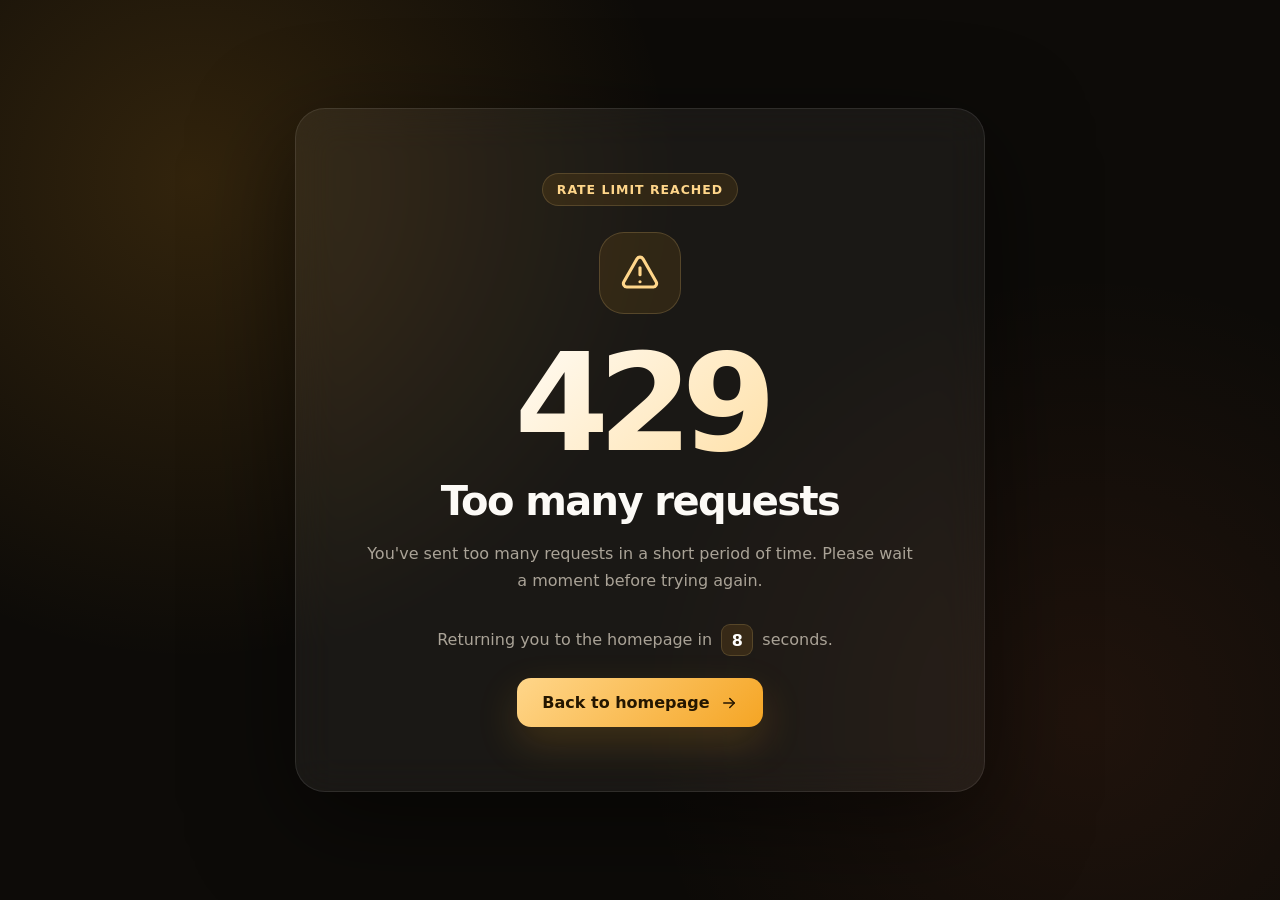
<file: 429.html>
<!DOCTYPE html>
<html lang="en">
<head>
    <meta charset="UTF-8">
    <meta name="viewport" content="width=device-width, initial-scale=1.0">
    <meta name="robots" content="noindex, nofollow">
    <title>429 — Too Many Requests</title>

    <style>
        :root {
            --bg: #0d0b08;
            --surface: rgba(255,255,255,.055);
            --border: rgba(255,255,255,.09);
            --text: #fcfaf6;
            --muted: #aaa397;
            --accent: #f5a524;
            --accent-light: #ffd68a;
        }

        * { box-sizing: border-box; margin: 0; padding: 0; }

        body {
            min-height: 100vh;
            min-height: 100dvh;
            display: grid;
            place-items: center;
            padding: 24px;
            overflow: hidden;
            color: var(--text);
            font-family: Inter, ui-sans-serif, system-ui, -apple-system,
                BlinkMacSystemFont, "Segoe UI", sans-serif;
            background:
                radial-gradient(circle at 15% 20%, rgba(245,165,36,.16), transparent 30rem),
                radial-gradient(circle at 85% 80%, rgba(255,115,60,.08), transparent 28rem),
                var(--bg);
        }

        .card {
            width: min(100%, 690px);
            padding: clamp(32px, 7vw, 64px);
            text-align: center;
            background: var(--surface);
            border: 1px solid var(--border);
            border-radius: 30px;
            box-shadow: 0 30px 100px rgba(0,0,0,.5);
            backdrop-filter: blur(20px);
            animation: reveal .8s cubic-bezier(.2,.8,.2,1) both;
        }

        .badge {
            display: inline-flex;
            align-items: center;
            gap: 8px;
            margin-bottom: 26px;
            padding: 8px 14px;
            color: var(--accent-light);
            font-size: .78rem;
            font-weight: 700;
            letter-spacing: .08em;
            text-transform: uppercase;
            background: rgba(245,165,36,.1);
            border: 1px solid rgba(255,214,138,.16);
            border-radius: 999px;
        }

        .icon {
            display: grid;
            place-items: center;
            width: 82px;
            height: 82px;
            margin: 0 auto 28px;
            color: var(--accent-light);
            background: rgba(245,165,36,.1);
            border: 1px solid rgba(255,214,138,.18);
            border-radius: 25px;
            animation: warning 2.5s ease-in-out infinite;
        }

        .icon svg { width: 42px; height: 42px; }

        .code {
            margin-bottom: 14px;
            font-size: clamp(4.5rem, 15vw, 8.5rem);
            font-weight: 850;
            line-height: .9;
            letter-spacing: -.08em;
            background: linear-gradient(135deg, #fff 15%, var(--accent-light));
            -webkit-background-clip: text;
            background-clip: text;
            color: transparent;
        }

        h1 {
            margin-bottom: 16px;
            font-size: clamp(1.7rem, 5vw, 2.5rem);
            letter-spacing: -.04em;
        }

        p {
            max-width: 550px;
            margin: auto;
            color: var(--muted);
            line-height: 1.7;
        }

        .countdown-text { margin: 30px 0 22px; }

        .countdown {
            display: inline-flex;
            justify-content: center;
            align-items: center;
            min-width: 32px;
            height: 32px;
            margin: 0 4px;
            color: #fff;
            font-weight: 700;
            background: rgba(245,165,36,.12);
            border: 1px solid rgba(255,214,138,.16);
            border-radius: 9px;
        }

        .button {
            display: inline-flex;
            align-items: center;
            gap: 10px;
            padding: 15px 25px;
            color: #241600;
            font-weight: 750;
            text-decoration: none;
            background: linear-gradient(135deg, var(--accent-light), var(--accent));
            border-radius: 14px;
            box-shadow: 0 16px 40px rgba(245,165,36,.18);
            transition: .25s ease;
        }

        .button:hover { transform: translateY(-2px); filter: brightness(1.05); }
        .button svg { width: 18px; height: 18px; }

        @keyframes reveal {
            from { opacity: 0; transform: translateY(20px) scale(.98); }
            to { opacity: 1; transform: none; }
        }

        @keyframes warning {
            0%,100% { transform: translateY(0); }
            50% { transform: translateY(-6px); }
        }

        @media (max-width: 520px) {
            body { padding: 16px; }
            .card { border-radius: 24px; }
        }

        @media (prefers-reduced-motion: reduce) {
            * { animation-duration: .01ms !important; animation-iteration-count: 1 !important; }
        }
    </style>
</head>

<body>
    <main class="card">
        <div class="badge">Rate limit reached</div>

        <div class="icon">
            <svg viewBox="0 0 24 24" fill="none" stroke="currentColor"
                stroke-width="1.8" stroke-linecap="round" stroke-linejoin="round">
                <path d="M12 9v4"></path>
                <path d="M12 17h.01"></path>
                <path d="M10.3 3.9 2.8 17a2 2 0 0 0 1.7 3h15a2 2 0 0 0 1.7-3L13.7 3.9a2 2 0 0 0-3.4 0Z"></path>
            </svg>
        </div>

        <div class="code">429</div>

        <h1>Too many requests</h1>

        <p>
            You've sent too many requests in a short period of time.
            Please wait a moment before trying again.
        </p>

        <p class="countdown-text">
            Returning you to the homepage in
            <span class="countdown" id="countdown">8</span>
            seconds.
        </p>

        <a href="/" class="button">
            Back to homepage
            <svg viewBox="0 0 24 24" fill="none" stroke="currentColor"
                stroke-width="2" stroke-linecap="round" stroke-linejoin="round">
                <path d="M5 12h14"></path>
                <path d="m13 6 6 6-6 6"></path>
            </svg>
        </a>
    </main>

    <script>
        (() => {
            let remaining = 8;
            const countdown = document.getElementById("countdown");

            const timer = setInterval(() => {
                remaining--;
                countdown.textContent = remaining;

                if (remaining <= 0) {
                    clearInterval(timer);
                    window.location.href = "/";
                }
            }, 1000);
        })();
    </script>
</body>
</html>
</file>
